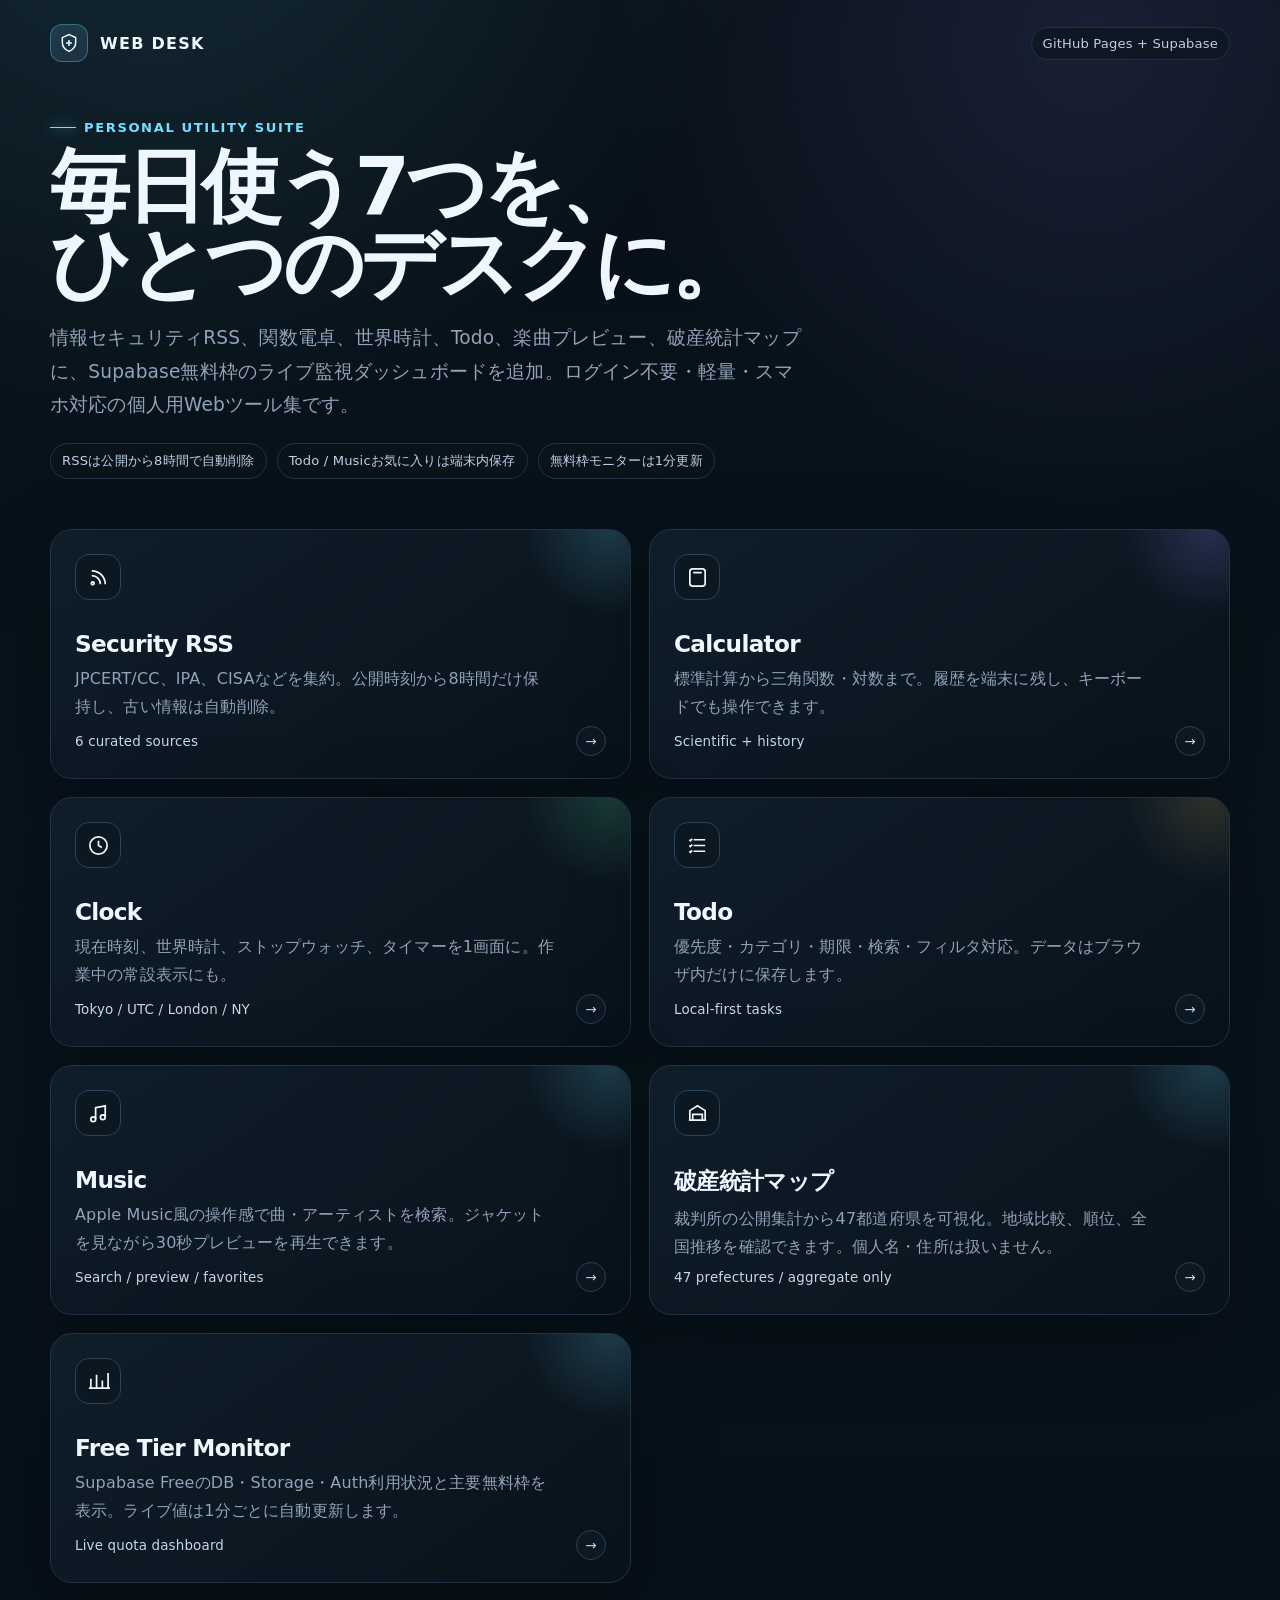
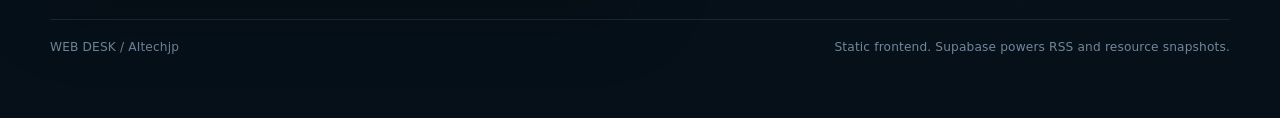
<file: index.html>
<!doctype html>
<html lang="ja">
<head>
  <meta charset="utf-8">
  <meta name="viewport" content="width=device-width,initial-scale=1">
  <meta name="theme-color" content="#071018">
  <meta name="description" content="Security RSS、電卓、時計、Todo、Music、破産統計マップ、無料枠モニターをまとめた軽量Webツール集。">
  <title>WEB DESK — 7 Tools</title>
  <link rel="stylesheet" href="./assets/styles.css">
</head>
<body>
  <main class="shell">
    <header class="topbar">
      <a class="brand" href="./" aria-label="WEB DESK home">
        <span class="brand-mark" aria-hidden="true">
          <svg viewBox="0 0 24 24" fill="none" stroke="currentColor" stroke-width="1.8"><path d="M4 5.5 12 2l8 3.5v5.8c0 5.1-3.4 8.7-8 10.7-4.6-2-8-5.6-8-10.7V5.5Z"/><path d="M8.5 12h7M12 8.5v7"/></svg>
        </span>
        <span>WEB DESK</span>
      </a>
      <div class="nav-actions"><span class="meta-pill">GitHub Pages + Supabase</span></div>
    </header>

    <section class="hero">
      <div class="eyebrow">Personal utility suite</div>
      <h1>毎日使う7つを、<br>ひとつのデスクに。</h1>
      <p class="lead">情報セキュリティRSS、関数電卓、世界時計、Todo、楽曲プレビュー、破産統計マップに、Supabase無料枠のライブ監視ダッシュボードを追加。ログイン不要・軽量・スマホ対応の個人用Webツール集です。</p>
      <div class="hero-meta">
        <span class="meta-pill">RSSは公開から8時間で自動削除</span>
        <span class="meta-pill">Todo / Musicお気に入りは端末内保存</span>
        <span class="meta-pill">無料枠モニターは1分更新</span>
      </div>
    </section>

    <section class="grid portal-grid" aria-label="Tools">
      <a class="tool-card" href="./rss/">
        <div class="tool-icon" aria-hidden="true"><svg viewBox="0 0 24 24" fill="none" stroke="currentColor" stroke-width="1.8"><path d="M5 5a14 14 0 0 1 14 14"/><path d="M5 10a9 9 0 0 1 9 9"/><circle cx="6" cy="18" r="1.5"/></svg></div>
        <h2>Security RSS</h2>
        <p>JPCERT/CC、IPA、CISAなどを集約。公開時刻から8時間だけ保持し、古い情報は自動削除。</p>
        <div class="card-foot"><span>6 curated sources</span><span class="arrow">→</span></div>
      </a>
      <a class="tool-card" href="./calculator/">
        <div class="tool-icon" aria-hidden="true"><svg viewBox="0 0 24 24" fill="none" stroke="currentColor" stroke-width="1.8"><rect x="4" y="3" width="16" height="18" rx="3"/><path d="M7.5 7h9M8 12h.01M12 12h.01M16 12h.01M8 16h.01M12 16h.01M16 16h.01"/></svg></div>
        <h2>Calculator</h2>
        <p>標準計算から三角関数・対数まで。履歴を端末に残し、キーボードでも操作できます。</p>
        <div class="card-foot"><span>Scientific + history</span><span class="arrow">→</span></div>
      </a>
      <a class="tool-card" href="./clock/">
        <div class="tool-icon" aria-hidden="true"><svg viewBox="0 0 24 24" fill="none" stroke="currentColor" stroke-width="1.8"><circle cx="12" cy="12" r="9"/><path d="M12 7v5l3.5 2"/></svg></div>
        <h2>Clock</h2>
        <p>現在時刻、世界時計、ストップウォッチ、タイマーを1画面に。作業中の常設表示にも。</p>
        <div class="card-foot"><span>Tokyo / UTC / London / NY</span><span class="arrow">→</span></div>
      </a>
      <a class="tool-card" href="./todo/">
        <div class="tool-icon" aria-hidden="true"><svg viewBox="0 0 24 24" fill="none" stroke="currentColor" stroke-width="1.8"><path d="M8 6h12M8 12h12M8 18h12"/><path d="m3.5 6 1 1 2-2M3.5 12l1 1 2-2M3.5 18l1 1 2-2"/></svg></div>
        <h2>Todo</h2>
        <p>優先度・カテゴリ・期限・検索・フィルタ対応。データはブラウザ内だけに保存します。</p>
        <div class="card-foot"><span>Local-first tasks</span><span class="arrow">→</span></div>
      </a>
      <a class="tool-card" href="./music/">
        <div class="tool-icon" aria-hidden="true"><svg viewBox="0 0 24 24" fill="none" stroke="currentColor" stroke-width="1.8"><path d="M9 18V6l10-2v12"/><circle cx="6.5" cy="18" r="2.5"/><circle cx="16.5" cy="16" r="2.5"/></svg></div>
        <h2>Music</h2>
        <p>Apple Music風の操作感で曲・アーティストを検索。ジャケットを見ながら30秒プレビューを再生できます。</p>
        <div class="card-foot"><span>Search / preview / favorites</span><span class="arrow">→</span></div>
      </a>
      <a class="tool-card" href="./bankruptcy-map/">
        <div class="tool-icon" aria-hidden="true"><svg viewBox="0 0 24 24" fill="none" stroke="currentColor" stroke-width="1.8"><path d="M4 19V9l8-5 8 5v10"/><path d="M7 19v-6h10v6M3 19h18"/></svg></div>
        <h2>破産統計マップ</h2>
        <p>裁判所の公開集計から47都道府県を可視化。地域比較、順位、全国推移を確認できます。個人名・住所は扱いません。</p>
        <div class="card-foot"><span>47 prefectures / aggregate only</span><span class="arrow">→</span></div>
      </a>
      <a class="tool-card" href="./resources/">
        <div class="tool-icon" aria-hidden="true"><svg viewBox="0 0 24 24" fill="none" stroke="currentColor" stroke-width="1.8"><path d="M4 19V9M10 19V5M16 19v-8M22 19V3"/><path d="M2 19h22"/></svg></div>
        <h2>Free Tier Monitor</h2>
        <p>Supabase FreeのDB・Storage・Auth利用状況と主要無料枠を表示。ライブ値は1分ごとに自動更新します。</p>
        <div class="card-foot"><span>Live quota dashboard</span><span class="arrow">→</span></div>
      </a>
    </section>

    <footer class="footer"><span>WEB DESK / AItechjp</span><span>Static frontend. Supabase powers RSS and resource snapshots.</span></footer>
  </main>
</body>
</html>
</file>
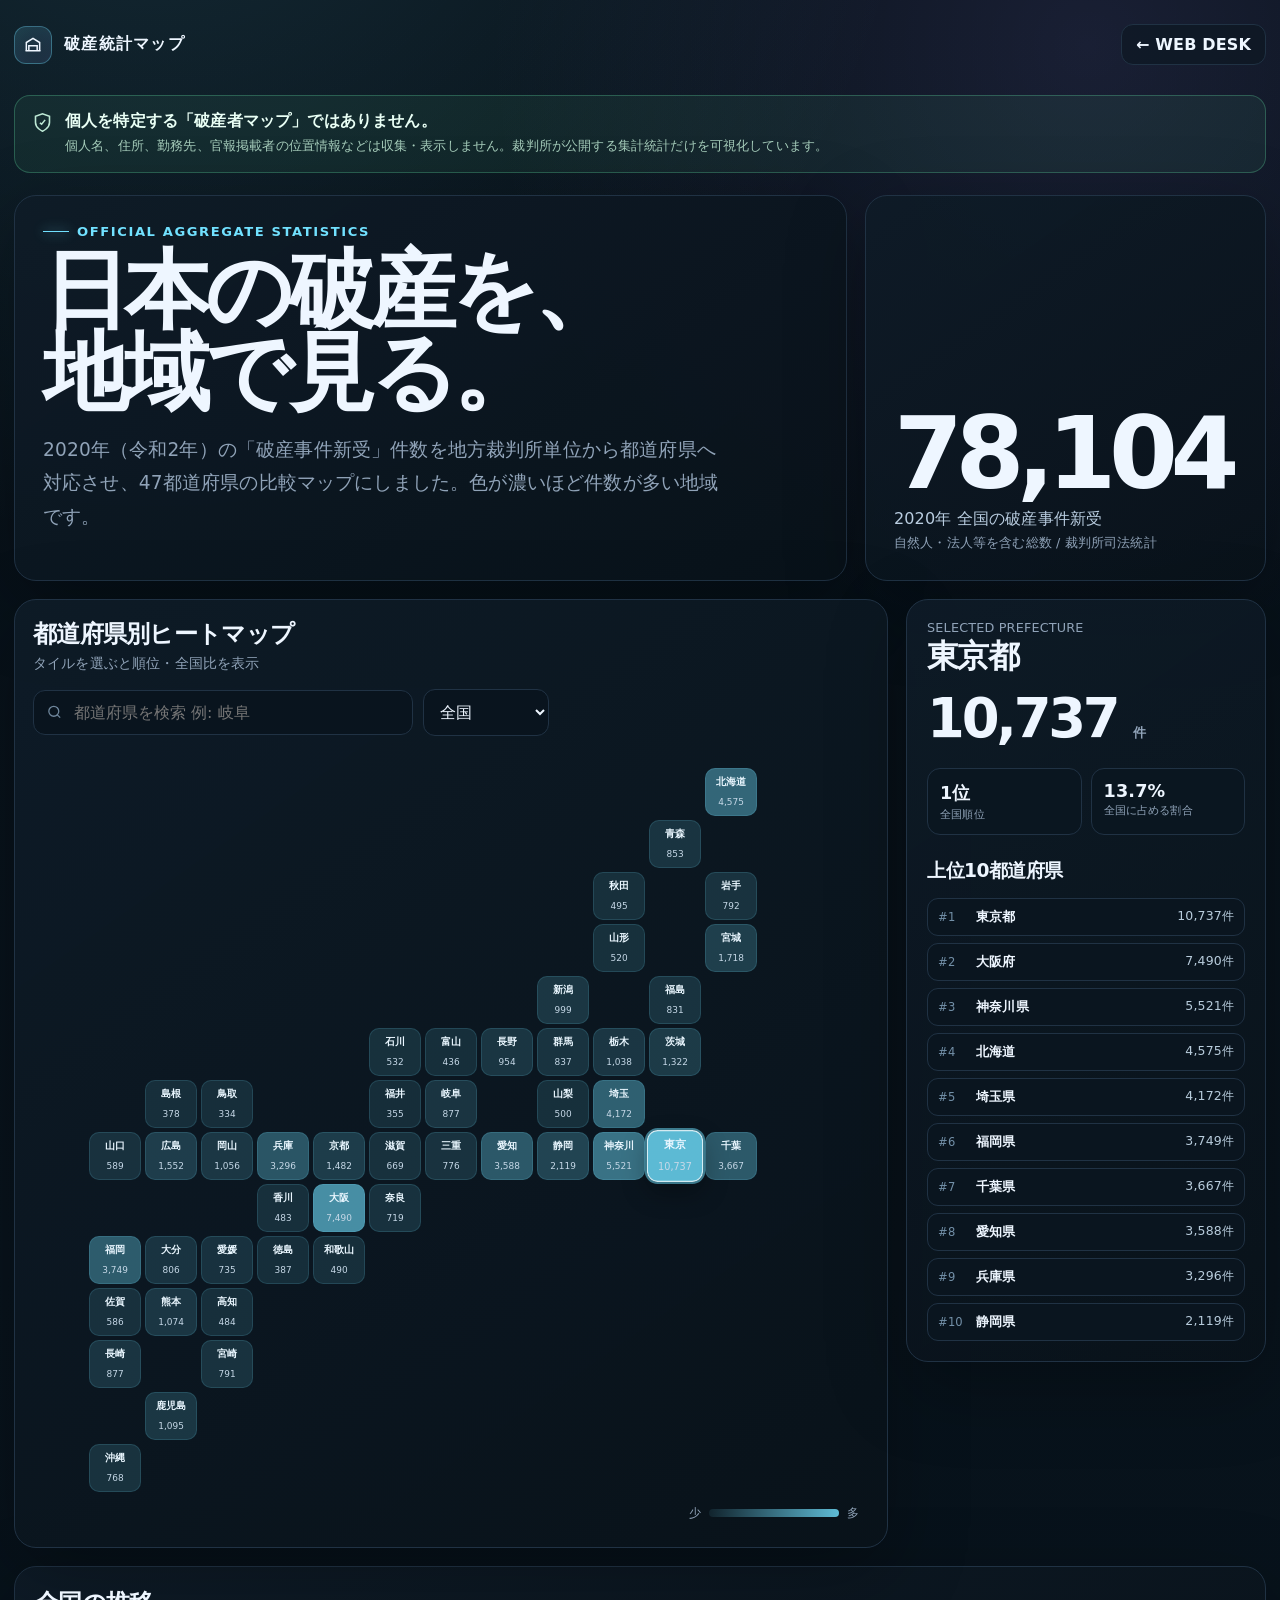
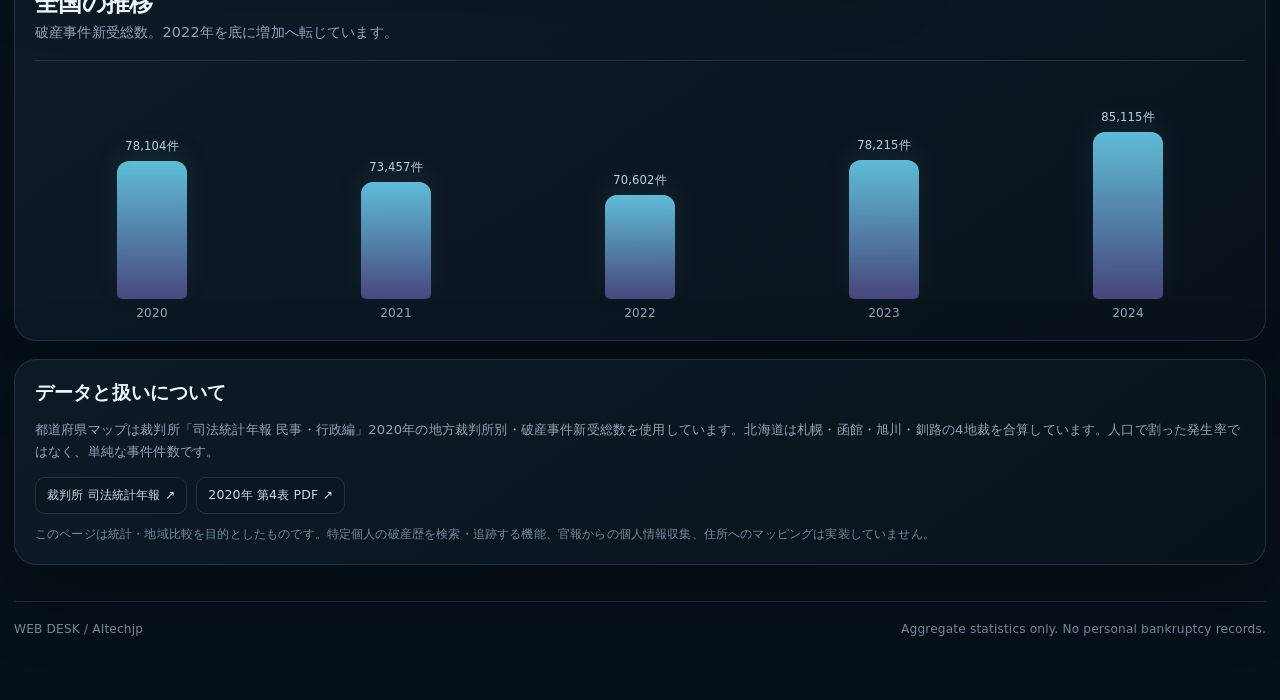
<file: bankruptcy-map/index.html>
<!doctype html>
<html lang="ja">
<head>
  <meta charset="utf-8">
  <meta name="viewport" content="width=device-width,initial-scale=1">
  <meta name="theme-color" content="#071018">
  <meta name="description" content="裁判所の公開集計データだけを使い、都道府県別の破産事件新受件数を可視化する破産統計マップ。個人名・住所は扱いません。">
  <title>破産統計マップ — WEB DESK</title>
  <link rel="stylesheet" href="../assets/styles.css">
  <style>
    .map-page .shell{width:min(1320px,calc(100% - 28px))}
    .privacy-banner{display:flex;gap:12px;align-items:flex-start;margin:14px 0 22px;padding:15px 17px;border:1px solid rgba(102,230,169,.28);border-radius:16px;background:rgba(102,230,169,.065);color:#bde9d5}
    .privacy-banner svg{width:21px;min-width:21px;margin-top:1px}.privacy-banner strong{display:block;color:#e9fff5;margin-bottom:3px}.privacy-banner span{font-size:.84rem;line-height:1.6;color:#a6cdbb}
    .map-hero{display:grid;grid-template-columns:minmax(0,1.35fr) minmax(290px,.65fr);gap:18px;align-items:stretch}
    .map-intro{padding:28px}.map-intro h1{font-size:clamp(2.5rem,7vw,5.4rem);margin:10px 0 16px}.map-intro p{max-width:690px}
    .big-stat{padding:28px;display:flex;flex-direction:column;justify-content:end}.big-stat .num{font-size:clamp(3.6rem,8vw,6.2rem);font-weight:850;letter-spacing:-.075em;line-height:.9;font-variant-numeric:tabular-nums}.big-stat .label{color:#b9cde0;margin-top:10px}.big-stat .sub{color:var(--muted);font-size:.79rem;margin-top:5px}
    .map-layout{display:grid;grid-template-columns:minmax(0,1.7fr) minmax(300px,.7fr);gap:18px;margin-top:18px;align-items:start}
    .map-panel{padding:18px;overflow:hidden}.map-toolbar{display:flex;gap:10px;align-items:center;margin-bottom:14px}.map-toolbar .searchbox{max-width:380px}.map-toolbar select{border:1px solid var(--line);background:#09141e;color:var(--text);border-radius:12px;padding:12px}
    .japan-map-wrap{overflow:auto;padding:8px 0 4px}
    .japan-map{display:grid;grid-template-columns:repeat(13,52px);grid-template-rows:repeat(14,48px);gap:4px;width:max-content;min-width:100%;justify-content:center;align-content:start;padding:10px}
    .pref-tile{position:relative;border:1px solid rgba(113,225,255,.14);border-radius:10px;background:rgba(113,225,255,var(--heat));color:#eaf7ff;padding:3px;display:grid;place-items:center;text-align:center;font-size:.66rem;line-height:1.1;cursor:pointer;transition:.14s ease;min-width:0}
    .pref-tile:hover,.pref-tile.active{transform:scale(1.08);z-index:2;border-color:rgba(255,255,255,.75);box-shadow:0 10px 24px rgba(0,0,0,.3)}.pref-tile.active{outline:2px solid rgba(113,225,255,.5)}
    .pref-tile.dim{opacity:.17;filter:saturate(.2)}.pref-tile strong{display:block;font-size:.64rem}.pref-tile span{font-size:.56rem;color:#c7d9e8;margin-top:2px;font-variant-numeric:tabular-nums}
    .map-legend{display:flex;align-items:center;gap:8px;color:var(--muted);font-size:.72rem;justify-content:flex-end;padding:0 10px 8px}.legend-bar{width:130px;height:8px;border-radius:999px;background:linear-gradient(90deg,rgba(113,225,255,.08),rgba(113,225,255,.82))}
    .detail-panel{padding:20px;position:sticky;top:16px}.pref-name{font-size:2rem;font-weight:850;letter-spacing:-.05em}.pref-count{font-size:3.4rem;font-weight:850;letter-spacing:-.06em;margin-top:8px;font-variant-numeric:tabular-nums}.pref-count small{font-size:.8rem;color:var(--muted);font-weight:700;letter-spacing:0}
    .detail-stats{display:grid;grid-template-columns:1fr 1fr;gap:9px;margin-top:18px}.detail-stat{padding:12px;border-radius:13px;border:1px solid var(--line);background:#0a1620}.detail-stat strong{font-size:1.1rem}.detail-stat span{display:block;font-size:.7rem;color:var(--muted);margin-top:2px}
    .rank-list{display:grid;gap:7px;margin-top:14px}.rank-row{display:grid;grid-template-columns:30px 1fr auto;gap:8px;align-items:center;padding:9px 10px;border:1px solid var(--line);border-radius:11px;background:#0a151f;cursor:pointer}.rank-row:hover{border-color:#365069}.rank-no{color:#7390a8;font-size:.72rem}.rank-row strong{font-size:.82rem}.rank-row span:last-child{font-size:.78rem;color:#b8ccdc;font-variant-numeric:tabular-nums}
    .trend-panel{margin-top:18px;padding:20px}.trend-grid{display:grid;grid-template-columns:repeat(5,1fr);gap:10px;align-items:end;min-height:260px;margin-top:18px;padding-top:12px;border-top:1px solid var(--line)}
    .trend-col{height:210px;display:flex;flex-direction:column;justify-content:end;align-items:center;gap:7px}.trend-value{font-size:.72rem;color:#bcd0e0;font-variant-numeric:tabular-nums}.trend-bar{width:min(70px,76%);border-radius:12px 12px 5px 5px;background:linear-gradient(180deg,rgba(113,225,255,.82),rgba(156,140,255,.42));box-shadow:0 -10px 28px rgba(113,225,255,.08)}.trend-year{color:var(--muted);font-size:.76rem}
    .source-panel{margin-top:18px;padding:20px}.source-panel h3{margin:0 0 9px}.source-panel p{color:var(--muted);font-size:.82rem;line-height:1.7}.source-links{display:flex;flex-wrap:wrap;gap:9px;margin-top:12px}.source-links a{padding:9px 11px;border:1px solid var(--line);border-radius:10px;background:#0a1620;font-size:.78rem;color:#c9dbea}.source-links a:hover{border-color:#3d5b74}
    .method-note{margin-top:11px;color:#71889d;font-size:.73rem;line-height:1.65}
    @media(max-width:900px){.map-hero,.map-layout{grid-template-columns:1fr}.detail-panel{position:static}.japan-map{justify-content:start}.trend-grid{gap:5px}.map-hero .big-stat{min-height:210px}}
    @media(max-width:620px){.map-page .shell{width:min(100% - 18px,1320px)}.map-intro,.big-stat{padding:20px}.map-panel{padding:10px}.map-toolbar{align-items:stretch;flex-direction:column}.map-toolbar .searchbox{max-width:none}.trend-panel{padding:15px}.trend-value{font-size:.62rem}.trend-col{height:180px}.trend-grid{min-height:220px}}
  </style>
</head>
<body class="map-page">
  <main class="shell">
    <header class="topbar">
      <a class="brand" href="../" aria-label="WEB DESK home">
        <span class="brand-mark" aria-hidden="true"><svg viewBox="0 0 24 24" fill="none" stroke="currentColor" stroke-width="1.8"><path d="M4 19V9l8-5 8 5v10"/><path d="M7 19v-6h10v6M3 19h18"/></svg></span>
        <span>破産統計マップ</span>
      </a>
      <div class="nav-actions"><a class="back-link" href="../">← WEB DESK</a></div>
    </header>

    <div class="privacy-banner">
      <svg viewBox="0 0 24 24" fill="none" stroke="currentColor" stroke-width="1.8"><path d="M12 22s8-3.5 8-10V5l-8-3-8 3v7c0 6.5 8 10 8 10Z"/><path d="M9 12.5 11 14l4-5"/></svg>
      <div><strong>個人を特定する「破産者マップ」ではありません。</strong><span>個人名、住所、勤務先、官報掲載者の位置情報などは収集・表示しません。裁判所が公開する集計統計だけを可視化しています。</span></div>
    </div>

    <section class="map-hero">
      <div class="panel map-intro">
        <div class="eyebrow">Official aggregate statistics</div>
        <h1>日本の破産を、<br>地域で見る。</h1>
        <p class="lead">2020年（令和2年）の「破産事件新受」件数を地方裁判所単位から都道府県へ対応させ、47都道府県の比較マップにしました。色が濃いほど件数が多い地域です。</p>
      </div>
      <div class="panel big-stat">
        <div class="num">78,104</div>
        <div class="label">2020年 全国の破産事件新受</div>
        <div class="sub">自然人・法人等を含む総数 / 裁判所司法統計</div>
      </div>
    </section>

    <section class="map-layout">
      <div class="panel map-panel">
        <div class="section-title">
          <div><h2>都道府県別ヒートマップ</h2><p>タイルを選ぶと順位・全国比を表示</p></div>
        </div>
        <div class="map-toolbar">
          <div class="searchbox">
            <svg viewBox="0 0 24 24" fill="none" stroke="currentColor" stroke-width="1.8"><circle cx="11" cy="11" r="7"/><path d="m20 20-4-4"/></svg>
            <input id="prefSearch" placeholder="都道府県を検索 例: 岐阜" aria-label="都道府県を検索">
          </div>
          <select id="regionFilter" aria-label="地方で絞り込み">
            <option value="">全国</option><option>北海道</option><option>東北</option><option>関東</option><option>中部</option><option>近畿</option><option>中国</option><option>四国</option><option>九州・沖縄</option>
          </select>
        </div>
        <div class="japan-map-wrap"><div id="japanMap" class="japan-map" aria-label="日本の都道府県別破産統計マップ"></div></div>
        <div class="map-legend"><span>少</span><div class="legend-bar"></div><span>多</span></div>
      </div>

      <aside class="panel detail-panel">
        <div class="small">SELECTED PREFECTURE</div>
        <div class="pref-name" id="prefName">東京都</div>
        <div class="pref-count" id="prefCount">10,737 <small>件</small></div>
        <div class="detail-stats">
          <div class="detail-stat"><strong id="prefRank">1位</strong><span>全国順位</span></div>
          <div class="detail-stat"><strong id="prefShare">13.7%</strong><span>全国に占める割合</span></div>
        </div>
        <div class="section-title" style="margin-top:23px;margin-bottom:8px"><div><h3>上位10都道府県</h3></div></div>
        <div id="rankList" class="rank-list"></div>
      </aside>
    </section>

    <section class="panel trend-panel">
      <div class="section-title">
        <div><h2>全国の推移</h2><p>破産事件新受総数。2022年を底に増加へ転じています。</p></div>
      </div>
      <div id="trendGrid" class="trend-grid" aria-label="2020年から2024年の全国破産事件新受件数"></div>
    </section>

    <section class="panel source-panel">
      <h3>データと扱いについて</h3>
      <p>都道府県マップは裁判所「司法統計年報 民事・行政編」2020年の地方裁判所別・破産事件新受総数を使用しています。北海道は札幌・函館・旭川・釧路の4地裁を合算しています。人口で割った発生率ではなく、単純な事件件数です。</p>
      <div class="source-links">
        <a href="https://www.courts.go.jp/toukei_siryou/shihotokei_nenpo/index.html" target="_blank" rel="noopener">裁判所 司法統計年報 ↗</a>
        <a href="https://www.courts.go.jp/app/files/toukei/010/012010.pdf" target="_blank" rel="noopener">2020年 第4表 PDF ↗</a>
      </div>
      <div class="method-note">このページは統計・地域比較を目的としたものです。特定個人の破産歴を検索・追跡する機能、官報からの個人情報収集、住所へのマッピングは実装していません。</div>
    </section>

    <footer class="footer"><span>WEB DESK / AItechjp</span><span>Aggregate statistics only. No personal bankruptcy records.</span></footer>
  </main>

  <script>
    const prefs = [
      ['北海道',4575,'北海道',12,1],['青森県',853,'東北',11,2],['岩手県',792,'東北',12,3],['宮城県',1718,'東北',12,4],['秋田県',495,'東北',10,3],['山形県',520,'東北',10,4],['福島県',831,'東北',11,5],
      ['茨城県',1322,'関東',11,6],['栃木県',1038,'関東',10,6],['群馬県',837,'関東',9,6],['埼玉県',4172,'関東',10,7],['千葉県',3667,'関東',12,8],['東京都',10737,'関東',11,8],['神奈川県',5521,'関東',10,8],
      ['新潟県',999,'中部',9,5],['富山県',436,'中部',7,6],['石川県',532,'中部',6,6],['福井県',355,'中部',6,7],['山梨県',500,'中部',9,7],['長野県',954,'中部',8,6],['岐阜県',877,'中部',7,7],['静岡県',2119,'中部',9,8],['愛知県',3588,'中部',8,8],['三重県',776,'近畿',7,8],
      ['滋賀県',669,'近畿',6,8],['京都府',1482,'近畿',5,8],['大阪府',7490,'近畿',5,9],['兵庫県',3296,'近畿',4,8],['奈良県',719,'近畿',6,9],['和歌山県',490,'近畿',5,10],
      ['鳥取県',334,'中国',3,7],['島根県',378,'中国',2,7],['岡山県',1056,'中国',3,8],['広島県',1552,'中国',2,8],['山口県',589,'中国',1,8],
      ['徳島県',387,'四国',4,10],['香川県',483,'四国',4,9],['愛媛県',735,'四国',3,10],['高知県',484,'四国',3,11],
      ['福岡県',3749,'九州・沖縄',1,10],['佐賀県',586,'九州・沖縄',1,11],['長崎県',877,'九州・沖縄',1,12],['熊本県',1074,'九州・沖縄',2,11],['大分県',806,'九州・沖縄',2,10],['宮崎県',791,'九州・沖縄',3,12],['鹿児島県',1095,'九州・沖縄',2,13],['沖縄県',768,'九州・沖縄',1,14]
    ].map(([name,value,region,x,y])=>({name,value,region,x,y}));
    const national = 78104;
    const ranking = [...prefs].sort((a,b)=>b.value-a.value);
    const max = ranking[0].value;
    let selected = '東京都';

    function shortName(n){return n.replace(/[都府県]$/,'')}
    function renderMap(){
      const q=document.querySelector('#prefSearch').value.trim();
      const region=document.querySelector('#regionFilter').value;
      const root=document.querySelector('#japanMap');
      root.innerHTML=prefs.map(p=>{
        const hit=(!q||p.name.includes(q)||shortName(p.name).includes(q))&&(!region||p.region===region);
        const heat=(.09+(p.value/max)*.72).toFixed(3);
        return `<button class="pref-tile ${p.name===selected?'active':''} ${hit?'':'dim'}" style="grid-column:${p.x};grid-row:${p.y};--heat:${heat}" data-name="${p.name}" title="${p.name}: ${p.value.toLocaleString()}件"><strong>${shortName(p.name)}</strong><span>${p.value.toLocaleString()}</span></button>`
      }).join('');
      root.querySelectorAll('.pref-tile').forEach(b=>b.onclick=()=>selectPref(b.dataset.name));
    }
    function selectPref(name){
      const p=prefs.find(x=>x.name===name); if(!p)return; selected=name;
      const rank=ranking.findIndex(x=>x.name===name)+1;
      document.querySelector('#prefName').textContent=p.name;
      document.querySelector('#prefCount').innerHTML=`${p.value.toLocaleString()} <small>件</small>`;
      document.querySelector('#prefRank').textContent=`${rank}位`;
      document.querySelector('#prefShare').textContent=`${(p.value/national*100).toFixed(1)}%`;
      renderMap();
    }
    function renderRanking(){
      const root=document.querySelector('#rankList');
      root.innerHTML=ranking.slice(0,10).map((p,i)=>`<div class="rank-row" data-name="${p.name}"><span class="rank-no">#${i+1}</span><strong>${p.name}</strong><span>${p.value.toLocaleString()}件</span></div>`).join('');
      root.querySelectorAll('.rank-row').forEach(r=>r.onclick=()=>selectPref(r.dataset.name));
    }
    function renderTrend(){
      const data=[[2020,78104],[2021,73457],[2022,70602],[2023,78215],[2024,85115]];
      const hi=Math.max(...data.map(x=>x[1])), lo=60000;
      document.querySelector('#trendGrid').innerHTML=data.map(([year,v])=>{
        const h=55+(v-lo)/(hi-lo)*115;
        return `<div class="trend-col"><div class="trend-value">${v.toLocaleString()}件</div><div class="trend-bar" style="height:${h}px"></div><div class="trend-year">${year}</div></div>`
      }).join('');
    }
    document.querySelector('#prefSearch').addEventListener('input',renderMap);
    document.querySelector('#regionFilter').addEventListener('change',renderMap);
    renderMap();renderRanking();renderTrend();selectPref(selected);
  </script>
</body>
</html>
</file>
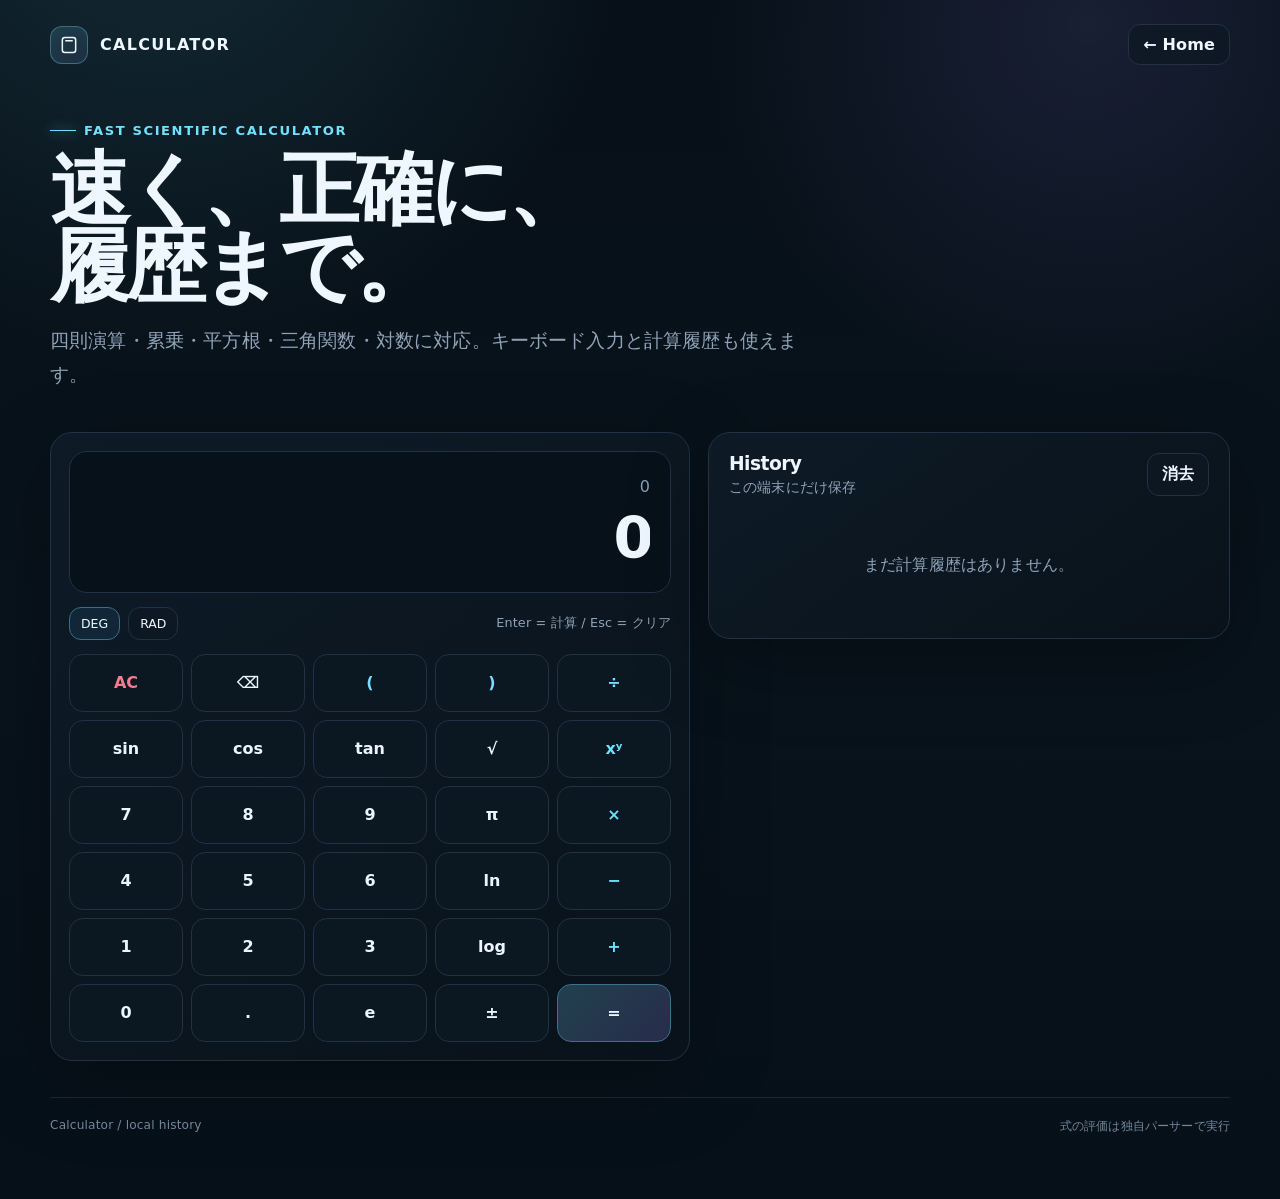
<file: calculator/index.html>
<!doctype html>
<html lang="ja">
<head>
  <meta charset="utf-8"><meta name="viewport" content="width=device-width,initial-scale=1"><meta name="theme-color" content="#071018">
  <title>Calculator — WEB DESK</title><link rel="stylesheet" href="../assets/styles.css">
</head>
<body>
<main class="shell">
  <header class="topbar"><a class="brand" href="../"><span class="brand-mark" aria-hidden="true"><svg viewBox="0 0 24 24" fill="none" stroke="currentColor" stroke-width="1.8"><rect x="4" y="3" width="16" height="18" rx="3"/><path d="M7.5 7h9M8 12h.01M12 12h.01M16 12h.01M8 16h.01M12 16h.01M16 16h.01"/></svg></span><span>Calculator</span></a><div class="nav-actions"><a class="back-link" href="../">← Home</a></div></header>
  <section class="hero"><div class="eyebrow">Fast scientific calculator</div><h1>速く、正確に、<br>履歴まで。</h1><p class="lead">四則演算・累乗・平方根・三角関数・対数に対応。キーボード入力と計算履歴も使えます。</p></section>
  <div class="calc-wrap">
    <section class="panel calc-panel">
      <div class="calc-display" aria-live="polite"><div class="calc-expression" id="expression">0</div><div class="calc-result" id="result">0</div></div>
      <div class="calc-mode"><button class="seg-btn active" data-angle="deg">DEG</button><button class="seg-btn" data-angle="rad">RAD</button><span class="small" style="margin-left:auto;align-self:center">Enter = 計算 / Esc = クリア</span></div>
      <div class="calc-grid" id="keys">
        <button class="calc-key danger" data-action="clear">AC</button><button class="calc-key" data-action="back">⌫</button><button class="calc-key op" data-value="(">(</button><button class="calc-key op" data-value=")">)</button><button class="calc-key op" data-value="/">÷</button>
        <button class="calc-key" data-value="sin(">sin</button><button class="calc-key" data-value="cos(">cos</button><button class="calc-key" data-value="tan(">tan</button><button class="calc-key" data-value="sqrt(">√</button><button class="calc-key op" data-value="^">xʸ</button>
        <button class="calc-key" data-value="7">7</button><button class="calc-key" data-value="8">8</button><button class="calc-key" data-value="9">9</button><button class="calc-key" data-value="pi">π</button><button class="calc-key op" data-value="*">×</button>
        <button class="calc-key" data-value="4">4</button><button class="calc-key" data-value="5">5</button><button class="calc-key" data-value="6">6</button><button class="calc-key" data-value="ln(">ln</button><button class="calc-key op" data-value="-">−</button>
        <button class="calc-key" data-value="1">1</button><button class="calc-key" data-value="2">2</button><button class="calc-key" data-value="3">3</button><button class="calc-key" data-value="log(">log</button><button class="calc-key op" data-value="+">+</button>
        <button class="calc-key" data-value="0">0</button><button class="calc-key" data-value=".">.</button><button class="calc-key" data-value="e">e</button><button class="calc-key" data-action="sign">±</button><button class="calc-key equal" data-action="equals">=</button>
      </div>
    </section>
    <aside class="panel panel-pad"><div class="section-title"><div><h3>History</h3><p>この端末にだけ保存</p></div><button class="ghost-btn" id="clear-history">消去</button></div><div class="history-list" id="history"></div><div class="empty hidden" id="history-empty">まだ計算履歴はありません。</div></aside>
  </div>
  <footer class="footer"><span>Calculator / local history</span><span>式の評価は独自パーサーで実行</span></footer>
</main>
<script src="./calculator.js" defer></script>
</body></html>
</file>
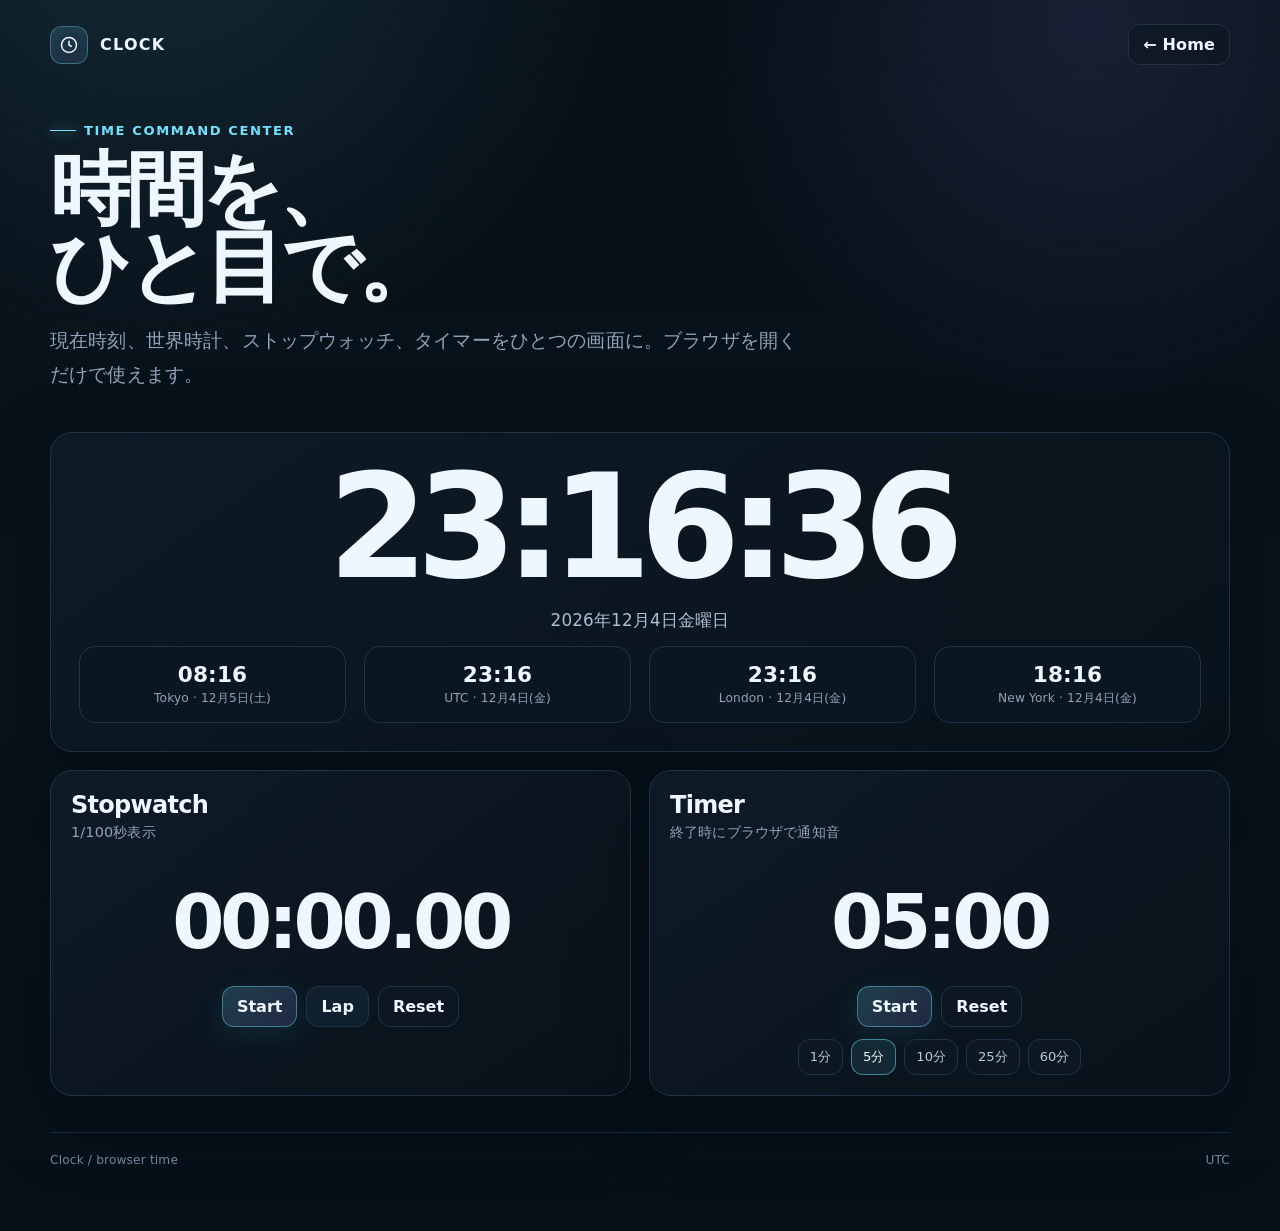
<file: clock/index.html>
<!doctype html><html lang="ja"><head><meta charset="utf-8"><meta name="viewport" content="width=device-width,initial-scale=1"><meta name="theme-color" content="#071018"><title>Clock — WEB DESK</title><link rel="stylesheet" href="../assets/styles.css"></head>
<body><main class="shell">
<header class="topbar"><a class="brand" href="../"><span class="brand-mark" aria-hidden="true"><svg viewBox="0 0 24 24" fill="none" stroke="currentColor" stroke-width="1.8"><circle cx="12" cy="12" r="9"/><path d="M12 7v5l3.5 2"/></svg></span><span>Clock</span></a><div class="nav-actions"><a class="back-link" href="../">← Home</a></div></header>
<section class="hero"><div class="eyebrow">Time command center</div><h1>時間を、<br>ひと目で。</h1><p class="lead">現在時刻、世界時計、ストップウォッチ、タイマーをひとつの画面に。ブラウザを開くだけで使えます。</p></section>
<section class="panel clock-main"><div class="clock-time" id="main-time">--:--:--</div><div class="clock-date" id="main-date">---</div><div class="world-grid grid" id="world-grid"></div></section>
<div class="clock-tools">
  <section class="panel panel-pad"><div class="section-title"><div><h2>Stopwatch</h2><p>1/100秒表示</p></div></div><div class="timer-display" id="sw-display">00:00.00</div><div class="tool-buttons"><button class="primary-btn" id="sw-start">Start</button><button class="secondary-btn" id="sw-lap">Lap</button><button class="ghost-btn" id="sw-reset">Reset</button></div><div id="laps" class="history-list" style="margin-top:14px;max-height:210px"></div></section>
  <section class="panel panel-pad"><div class="section-title"><div><h2>Timer</h2><p>終了時にブラウザで通知音</p></div></div><div class="timer-display" id="timer-display">05:00</div><div class="tool-buttons"><button class="primary-btn" id="timer-start">Start</button><button class="ghost-btn" id="timer-reset">Reset</button></div><div class="preset-row"><button class="chip" data-min="1">1分</button><button class="chip active" data-min="5">5分</button><button class="chip" data-min="10">10分</button><button class="chip" data-min="25">25分</button><button class="chip" data-min="60">60分</button></div></section>
</div>
<footer class="footer"><span>Clock / browser time</span><span id="tz-label">—</span></footer>
</main><script src="./clock.js" defer></script></body></html>
</file>
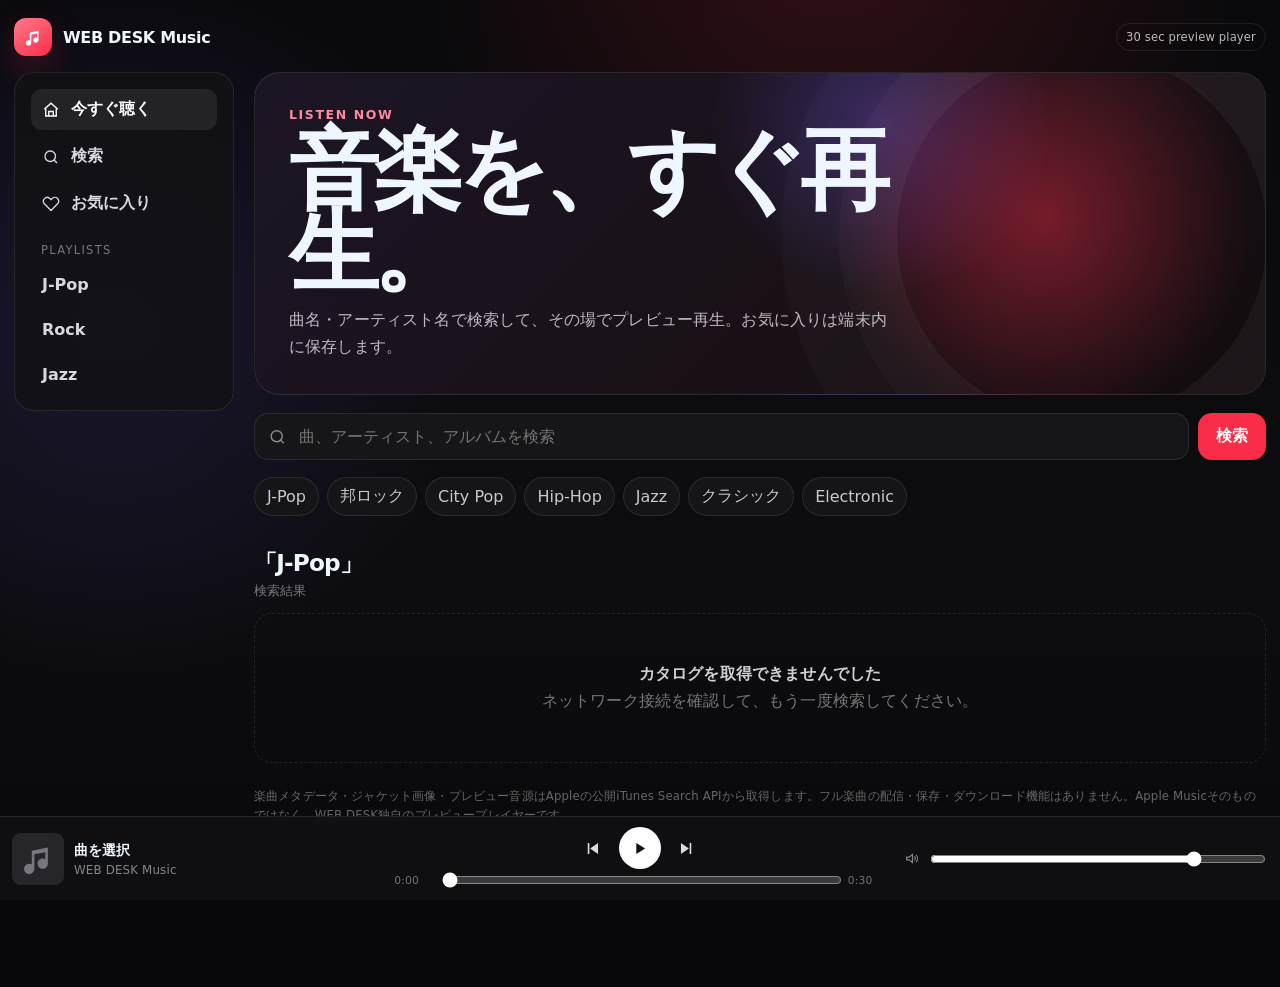
<file: music/index.html>
<!doctype html>
<html lang="ja">
<head>
  <meta charset="utf-8">
  <meta name="viewport" content="width=device-width,initial-scale=1,viewport-fit=cover">
  <meta name="theme-color" content="#09090b">
  <meta name="description" content="Apple Musicのような操作感で楽曲を検索し、30秒プレビューを再生できるWEB DESK Music。">
  <title>Music — WEB DESK</title>
  <link rel="stylesheet" href="../assets/styles.css">
  <style>
    :root{--music:#fa2d48;--music2:#ff7a8a;--m-panel:rgba(18,18,21,.86);--m-line:rgba(255,255,255,.09)}
    body.music-page{background:
      radial-gradient(circle at 65% -10%,rgba(250,45,72,.18),transparent 31%),
      radial-gradient(circle at 9% 32%,rgba(123,86,255,.14),transparent 27%),
      linear-gradient(180deg,#09090b,#0d0d10 55%,#08080a);padding-bottom:118px}
    .music-shell{width:min(1380px,calc(100% - 28px));margin:auto;padding:18px 0 44px}
    .music-top{display:flex;align-items:center;justify-content:space-between;gap:14px;margin-bottom:16px}
    .music-brand{display:flex;align-items:center;gap:11px;font-weight:850;letter-spacing:-.02em}
    .music-mark{width:38px;height:38px;border-radius:12px;display:grid;place-items:center;background:linear-gradient(145deg,var(--music2),var(--music));box-shadow:0 12px 32px rgba(250,45,72,.22)}
    .music-mark svg{width:21px;height:21px}
    .music-badge{font-size:.72rem;color:#bbb;padding:6px 9px;border:1px solid var(--m-line);border-radius:999px}
    .music-layout{display:grid;grid-template-columns:220px minmax(0,1fr);gap:20px}
    .music-sidebar{position:sticky;top:16px;align-self:start;padding:16px;border:1px solid var(--m-line);background:var(--m-panel);backdrop-filter:blur(24px);border-radius:20px}
    .music-nav{display:grid;gap:6px}
    .music-nav button{display:flex;gap:11px;align-items:center;width:100%;border:0;border-radius:11px;background:transparent;color:#d8d8de;text-align:left;padding:10px 11px;font-weight:750;cursor:pointer}
    .music-nav button:hover,.music-nav button.active{background:rgba(255,255,255,.075);color:white}
    .music-nav svg{width:18px;height:18px}
    .side-title{font-size:.72rem;text-transform:uppercase;letter-spacing:.11em;color:#777;margin:19px 10px 8px}
    .music-main{min-width:0}
    .music-hero{position:relative;overflow:hidden;border-radius:26px;min-height:310px;padding:34px;border:1px solid var(--m-line);display:flex;align-items:end;background:
      radial-gradient(circle at 78% 45%,rgba(250,45,72,.42),transparent 26%),
      radial-gradient(circle at 62% 16%,rgba(119,90,255,.3),transparent 25%),
      linear-gradient(135deg,#1c1525,#191117 55%,#120c0f)}
    .music-hero:after{content:"";position:absolute;right:-60px;top:-80px;width:370px;height:370px;border-radius:50%;border:58px solid rgba(255,255,255,.045);box-shadow:0 0 0 58px rgba(255,255,255,.018)}
    .hero-copy{position:relative;z-index:1;max-width:720px}
    .hero-kicker{color:#ff8a9a;font-size:.78rem;font-weight:850;letter-spacing:.13em;text-transform:uppercase}
    .music-hero h1{font-size:clamp(2.7rem,7vw,5.9rem);line-height:.91;margin:8px 0 13px;letter-spacing:-.065em}
    .music-hero p{max-width:610px;color:#c0b9c3;line-height:1.7;margin:0}
    .search-wrap{margin:18px 0 10px;display:flex;gap:9px}
    .music-search{position:relative;flex:1}
    .music-search svg{position:absolute;left:14px;top:50%;transform:translateY(-50%);width:19px;height:19px;color:#888}
    .music-search input{width:100%;padding:13px 14px 13px 44px;background:#161619;color:white;border:1px solid var(--m-line);border-radius:14px;outline:none}
    .music-search input:focus{border-color:rgba(250,45,72,.6);box-shadow:0 0 0 3px rgba(250,45,72,.1)}
    .music-search-btn{border:0;border-radius:14px;padding:0 18px;background:var(--music);color:white;font-weight:850;cursor:pointer}
    .genre-row{display:flex;gap:8px;overflow:auto;padding:7px 0 4px;scrollbar-width:none}
    .genre-row::-webkit-scrollbar{display:none}
    .genre{white-space:nowrap;border:1px solid var(--m-line);background:#151518;color:#c9c9cf;border-radius:999px;padding:8px 12px;cursor:pointer}
    .genre:hover{background:#202025}
    .music-section{margin-top:28px}
    .music-section-head{display:flex;align-items:end;justify-content:space-between;gap:12px;margin-bottom:13px}
    .music-section-head h2{font-size:1.45rem;margin:0;letter-spacing:-.035em}
    .music-section-head p{margin:3px 0 0;color:#777;font-size:.82rem}
    .count{color:#777;font-size:.8rem}
    .album-grid{display:grid;grid-template-columns:repeat(5,minmax(0,1fr));gap:18px 14px}
    .track-card{min-width:0;cursor:pointer}
    .art-wrap{position:relative;aspect-ratio:1;border-radius:14px;overflow:hidden;background:linear-gradient(145deg,#25252a,#161619);box-shadow:0 14px 34px rgba(0,0,0,.22)}
    .art-wrap img{width:100%;height:100%;display:block;object-fit:cover;transition:.25s ease}
    .track-card:hover .art-wrap img{transform:scale(1.025);filter:brightness(.72)}
    .play-float{position:absolute;right:10px;bottom:10px;width:42px;height:42px;border:0;border-radius:50%;display:grid;place-items:center;background:rgba(250,45,72,.96);color:white;opacity:0;transform:translateY(4px);transition:.18s;cursor:pointer;box-shadow:0 8px 20px rgba(0,0,0,.25)}
    .track-card:hover .play-float,.track-card:focus-within .play-float{opacity:1;transform:none}
    .play-float svg{width:18px;height:18px}
    .heart{position:absolute;left:10px;bottom:10px;width:36px;height:36px;border:0;border-radius:50%;display:grid;place-items:center;background:rgba(12,12,14,.82);color:white;opacity:0;transition:.18s;cursor:pointer}
    .track-card:hover .heart,.heart.saved{opacity:1}
    .heart.saved{color:#ff6076}
    .track-title{white-space:nowrap;overflow:hidden;text-overflow:ellipsis;font-size:.91rem;font-weight:760;margin-top:9px}
    .track-artist{white-space:nowrap;overflow:hidden;text-overflow:ellipsis;color:#888;font-size:.8rem;margin-top:3px}
    .music-state{padding:50px 22px;border:1px dashed var(--m-line);border-radius:18px;text-align:center;color:#777}
    .music-state strong{display:block;color:#cfcfd5;margin-bottom:6px}
    .player{position:fixed;z-index:30;left:0;right:0;bottom:0;padding:10px max(12px,env(safe-area-inset-right)) calc(10px + env(safe-area-inset-bottom)) max(12px,env(safe-area-inset-left));background:rgba(17,17,19,.91);border-top:1px solid var(--m-line);backdrop-filter:blur(26px)}
    .player-inner{width:min(1380px,100%);margin:auto;display:grid;grid-template-columns:minmax(190px,1fr) minmax(320px,1.35fr) minmax(120px,1fr);gap:18px;align-items:center}
    .now{display:flex;align-items:center;min-width:0;gap:10px}
    .now img{width:52px;height:52px;border-radius:9px;object-fit:cover;background:#25252a}
    .now-meta{min-width:0}.now-title,.now-artist{white-space:nowrap;overflow:hidden;text-overflow:ellipsis}
    .now-title{font-size:.88rem;font-weight:780}.now-artist{font-size:.74rem;color:#85858b;margin-top:3px}
    .transport{display:flex;justify-content:center;align-items:center;gap:8px}
    .transport button{width:36px;height:36px;border:0;border-radius:50%;background:transparent;color:#ddd;display:grid;place-items:center;cursor:pointer}
    .transport button:hover{background:rgba(255,255,255,.08)}
    .transport .main-play{width:42px;height:42px;background:white;color:#111}
    .transport svg{width:19px;height:19px}
    .progress-row{display:grid;grid-template-columns:38px 1fr 38px;align-items:center;gap:8px;margin-top:1px;color:#727279;font-size:.67rem;font-variant-numeric:tabular-nums}
    input[type=range].music-range{width:100%;accent-color:#fff}
    .volume{display:flex;justify-content:flex-end;align-items:center;gap:9px}.volume svg{width:17px;height:17px;color:#85858b}.volume input{width:min(120px,100%)}
    .source-note{margin:24px 0 0;color:#666;font-size:.73rem;line-height:1.6}
    .source-note a{color:#999;text-decoration:underline;text-underline-offset:3px}
    @media(max-width:1050px){.album-grid{grid-template-columns:repeat(4,1fr)}.player-inner{grid-template-columns:1fr 1.3fr}.volume{display:none}}
    @media(max-width:760px){
      body.music-page{padding-bottom:104px}.music-shell{width:min(100% - 20px,1380px)}
      .music-layout{display:block}.music-sidebar{position:static;padding:8px;margin-bottom:12px}.music-nav{grid-template-columns:repeat(3,1fr)}.music-nav button{justify-content:center}.music-nav button span{display:none}.side-title{display:none}
      .music-top .music-badge{display:none}.music-hero{min-height:260px;padding:24px}.music-hero h1{font-size:3.25rem}
      .album-grid{grid-template-columns:repeat(2,minmax(0,1fr));gap:18px 11px}
      .play-float,.heart{opacity:1}.play-float{width:38px;height:38px}.heart{width:34px;height:34px}
      .player-inner{grid-template-columns:minmax(0,1fr) auto;gap:8px}.transport{justify-content:flex-end}.transport button:not(.main-play){display:none}.progress-row{position:absolute;left:0;right:0;top:-7px;display:block}.progress-row span{display:none}.progress-row input{display:block;height:4px}.now img{width:48px;height:48px}
    }
  </style>
</head>
<body class="music-page">
  <div class="music-shell">
    <header class="music-top">
      <a class="music-brand" href="../">
        <span class="music-mark" aria-hidden="true">
          <svg viewBox="0 0 24 24" fill="currentColor"><path d="M9.5 18.2a3.15 3.15 0 1 1-1.7-2.79V6.25l10-2.15v10.72a3.15 3.15 0 1 1-1.7-2.79V7.48L9.5 8.9v9.3Z"/></svg>
        </span>
        <span>WEB DESK Music</span>
      </a>
      <span class="music-badge">30 sec preview player</span>
    </header>

    <div class="music-layout">
      <aside class="music-sidebar">
        <nav class="music-nav" aria-label="Music navigation">
          <button class="active" data-view="discover">
            <svg viewBox="0 0 24 24" fill="none" stroke="currentColor" stroke-width="1.8"><path d="m3 11 9-8 9 8"/><path d="M5 10v10h14V10M9 20v-6h6v6"/></svg><span>今すぐ聴く</span>
          </button>
          <button data-view="search">
            <svg viewBox="0 0 24 24" fill="none" stroke="currentColor" stroke-width="1.8"><circle cx="11" cy="11" r="7"/><path d="m20 20-4-4"/></svg><span>検索</span>
          </button>
          <button data-view="favorites">
            <svg viewBox="0 0 24 24" fill="none" stroke="currentColor" stroke-width="1.8"><path d="M20.8 4.6c-2-2-5.2-2-7.2 0L12 6.2l-1.6-1.6a5.1 5.1 0 0 0-7.2 7.2L12 20.6l8.8-8.8c2-2 2-5.2 0-7.2Z"/></svg><span>お気に入り</span>
          </button>
        </nav>
        <div class="side-title">Playlists</div>
        <nav class="music-nav">
          <button data-query="J-Pop"><span>J-Pop</span></button>
          <button data-query="Rock"><span>Rock</span></button>
          <button data-query="Jazz"><span>Jazz</span></button>
        </nav>
      </aside>

      <main class="music-main">
        <section class="music-hero">
          <div class="hero-copy">
            <div class="hero-kicker">Listen now</div>
            <h1>音楽を、すぐ再生。</h1>
            <p>曲名・アーティスト名で検索して、その場でプレビュー再生。お気に入りは端末内に保存します。</p>
          </div>
        </section>

        <div class="search-wrap">
          <div class="music-search">
            <svg viewBox="0 0 24 24" fill="none" stroke="currentColor" stroke-width="1.8"><circle cx="11" cy="11" r="7"/><path d="m20 20-4-4"/></svg>
            <input id="searchInput" autocomplete="off" placeholder="曲、アーティスト、アルバムを検索" aria-label="音楽を検索">
          </div>
          <button class="music-search-btn" id="searchBtn">検索</button>
        </div>
        <div class="genre-row" aria-label="ジャンル">
          <button class="genre" data-query="J-Pop">J-Pop</button>
          <button class="genre" data-query="Japanese Rock">邦ロック</button>
          <button class="genre" data-query="City Pop">City Pop</button>
          <button class="genre" data-query="Hip Hop Japan">Hip-Hop</button>
          <button class="genre" data-query="Jazz">Jazz</button>
          <button class="genre" data-query="Classical">クラシック</button>
          <button class="genre" data-query="Electronic">Electronic</button>
        </div>

        <section class="music-section">
          <div class="music-section-head">
            <div><h2 id="sectionTitle">おすすめを探す</h2><p id="sectionSub">iTunesカタログからプレビュー可能な曲を表示</p></div>
            <span class="count" id="resultCount"></span>
          </div>
          <div id="trackGrid" class="album-grid" aria-live="polite"></div>
          <div id="state" class="music-state hidden"></div>
        </section>

        <p class="source-note">楽曲メタデータ・ジャケット画像・プレビュー音源はAppleの公開iTunes Search APIから取得します。フル楽曲の配信・保存・ダウンロード機能はありません。Apple Musicそのものではなく、WEB DESK独自のプレビュープレイヤーです。</p>
      </main>
    </div>
  </div>

  <div class="player" aria-label="プレイヤー">
    <div class="player-inner">
      <div class="now">
        <img id="nowArt" alt="" src="data:image/svg+xml,%3Csvg xmlns='http://www.w3.org/2000/svg' width='100' height='100'%3E%3Crect width='100' height='100' fill='%2325252a'/%3E%3Cpath d='M43 69a10 10 0 1 1-5-8.7V34l31-6v31a10 10 0 1 1-5-8.7V37l-21 4z' fill='%2377777f'/%3E%3C/svg%3E">
        <div class="now-meta"><div class="now-title" id="nowTitle">曲を選択</div><div class="now-artist" id="nowArtist">WEB DESK Music</div></div>
      </div>
      <div>
        <div class="transport">
          <button id="prevBtn" aria-label="前の曲"><svg viewBox="0 0 24 24" fill="currentColor"><path d="M6 5h2v14H6V5Zm3 7 10 7V5L9 12Z"/></svg></button>
          <button class="main-play" id="playBtn" aria-label="再生"><svg id="playIcon" viewBox="0 0 24 24" fill="currentColor"><path d="m8 5 11 7-11 7V5Z"/></svg></button>
          <button id="nextBtn" aria-label="次の曲"><svg viewBox="0 0 24 24" fill="currentColor"><path d="M16 5h2v14h-2V5ZM5 5v14l10-7L5 5Z"/></svg></button>
        </div>
        <div class="progress-row"><span id="currentTime">0:00</span><input class="music-range" id="seek" type="range" min="0" max="30" step=".1" value="0" aria-label="再生位置"><span id="duration">0:30</span></div>
      </div>
      <div class="volume"><svg viewBox="0 0 24 24" fill="none" stroke="currentColor" stroke-width="1.8"><path d="M4 10v4h4l5 4V6l-5 4H4Z"/><path d="M16 9a4 4 0 0 1 0 6M18.5 6.5a8 8 0 0 1 0 11"/></svg><input class="music-range" id="volume" type="range" min="0" max="1" step=".01" value=".8" aria-label="音量"></div>
    </div>
  </div>

  <audio id="audio" preload="metadata"></audio>
  <script>
    const $ = s => document.querySelector(s);
    const grid = $('#trackGrid'), state = $('#state'), audio = $('#audio');
    const favoritesKey = 'webdesk_music_favorites_v1';
    let tracks = [], currentIndex = -1, currentView = 'discover', lastQuery = 'J-Pop';

    function esc(v=''){return String(v).replace(/[&<>"']/g,m=>({'&':'&amp;','<':'&lt;','>':'&gt;','"':'&quot;',"'":'&#39;'}[m]))}
    function artwork(url){return (url||'').replace(/100x100bb/g,'600x600bb').replace(/100x100/g,'600x600')}
    function getFavs(){try{return JSON.parse(localStorage.getItem(favoritesKey)||'[]')}catch{return []}}
    function saveFavs(v){localStorage.setItem(favoritesKey,JSON.stringify(v.slice(0,150)))}
    function isFav(id){return getFavs().some(x=>String(x.trackId)===String(id))}
    function compact(t){return {trackId:t.trackId,trackName:t.trackName,artistName:t.artistName,collectionName:t.collectionName,previewUrl:t.previewUrl,artworkUrl100:t.artworkUrl100}}
    function toggleFav(t,btn){
      let f=getFavs(), i=f.findIndex(x=>String(x.trackId)===String(t.trackId));
      if(i>=0)f.splice(i,1);else f.unshift(compact(t));
      saveFavs(f); if(btn)btn.classList.toggle('saved',i<0);
      if(currentView==='favorites') renderFavorites();
    }
    function showState(title,msg=''){
      grid.innerHTML=''; state.classList.remove('hidden'); state.innerHTML=`<strong>${esc(title)}</strong>${esc(msg)}`; $('#resultCount').textContent='';
    }
    function formatTime(s){if(!Number.isFinite(s))return '0:00';return `${Math.floor(s/60)}:${String(Math.floor(s%60)).padStart(2,'0')}`}
    function render(list){
      state.classList.add('hidden'); tracks=list.filter(t=>t.previewUrl); $('#resultCount').textContent=`${tracks.length} tracks`;
      if(!tracks.length){showState('再生できる曲が見つかりません','別のキーワードを試してください。');return}
      grid.innerHTML=tracks.map((t,i)=>`
        <article class="track-card" data-index="${i}" tabindex="0">
          <div class="art-wrap">
            <img loading="lazy" src="${esc(artwork(t.artworkUrl100))}" alt="${esc(t.trackName)}">
            <button class="heart ${isFav(t.trackId)?'saved':''}" data-fav="${i}" aria-label="お気に入り">${isFav(t.trackId)?'♥':'♡'}</button>
            <button class="play-float" data-play="${i}" aria-label="再生"><svg viewBox="0 0 24 24" fill="currentColor"><path d="m8 5 11 7-11 7V5Z"/></svg></button>
          </div>
          <div class="track-title">${esc(t.trackName)}</div>
          <div class="track-artist">${esc(t.artistName)}</div>
        </article>`).join('');
      grid.querySelectorAll('[data-play]').forEach(b=>b.onclick=e=>{e.stopPropagation();playIndex(+b.dataset.play)});
      grid.querySelectorAll('[data-fav]').forEach(b=>b.onclick=e=>{e.stopPropagation();toggleFav(tracks[+b.dataset.fav],b)});
      grid.querySelectorAll('.track-card').forEach(c=>{
        c.onclick=e=>{if(!e.target.closest('button'))playIndex(+c.dataset.index)};
        c.onkeydown=e=>{if(e.key==='Enter')playIndex(+c.dataset.index)}
      });
    }
    async function searchMusic(q){
      q=(q||'').trim(); if(!q)return;
      currentView='search'; lastQuery=q; setNav('search');
      $('#sectionTitle').textContent=`「${q}」`; $('#sectionSub').textContent='検索結果';
      showState('検索中…','プレビュー可能な楽曲を探しています。');
      try{
        const u=new URL('https://itunes.apple.com/search');
        u.searchParams.set('term',q);u.searchParams.set('country','JP');u.searchParams.set('media','music');u.searchParams.set('entity','song');u.searchParams.set('limit','40');
        const r=await fetch(u); if(!r.ok)throw new Error('HTTP '+r.status);
        const data=await r.json(); render(data.results||[]);
      }catch(e){showState('カタログを取得できませんでした','ネットワーク接続を確認して、もう一度検索してください。')}
    }
    function renderFavorites(){
      currentView='favorites';setNav('favorites');$('#sectionTitle').textContent='お気に入り';$('#sectionSub').textContent='この端末に保存した曲';
      const f=getFavs(); if(!f.length){tracks=[];showState('お気に入りはまだありません','曲の♡を押すと、ここに保存されます。');return} render(f);
    }
    function discover(){
      currentView='discover';setNav('discover');$('#sectionTitle').textContent='おすすめを探す';$('#sectionSub').textContent='J-Popを中心にプレビュー可能な曲を表示';searchMusic(lastQuery||'J-Pop');currentView='discover';setNav('discover');
    }
    function setNav(v){document.querySelectorAll('[data-view]').forEach(b=>b.classList.toggle('active',b.dataset.view===v))}
    function playIndex(i){
      if(!tracks[i])return; currentIndex=i; const t=tracks[i];
      audio.src=t.previewUrl; audio.play().catch(()=>{});
      $('#nowArt').src=artwork(t.artworkUrl100);$('#nowTitle').textContent=t.trackName;$('#nowArtist').textContent=t.artistName;
      navigator.mediaSession && (navigator.mediaSession.metadata=new MediaMetadata({title:t.trackName,artist:t.artistName,album:t.collectionName||'',artwork:[{src:artwork(t.artworkUrl100),sizes:'600x600'}]}));
    }
    function updatePlayIcon(){
      $('#playIcon').innerHTML=audio.paused?'<path d="m8 5 11 7-11 7V5Z"/>':'<path d="M7 5h4v14H7V5Zm6 0h4v14h-4V5Z"/>';
      $('#playBtn').setAttribute('aria-label',audio.paused?'再生':'一時停止');
    }
    $('#playBtn').onclick=()=>{if(!audio.src&&tracks.length)playIndex(0);else audio.paused?audio.play():audio.pause()};
    $('#prevBtn').onclick=()=>{if(tracks.length)playIndex((currentIndex-1+tracks.length)%tracks.length)};
    $('#nextBtn').onclick=()=>{if(tracks.length)playIndex((currentIndex+1)%tracks.length)};
    audio.addEventListener('play',updatePlayIcon);audio.addEventListener('pause',updatePlayIcon);audio.addEventListener('ended',()=>$('#nextBtn').click());
    audio.addEventListener('timeupdate',()=>{$('#seek').max=Number.isFinite(audio.duration)?audio.duration:30;$('#seek').value=audio.currentTime||0;$('#currentTime').textContent=formatTime(audio.currentTime);$('#duration').textContent=formatTime(audio.duration||30)});
    $('#seek').oninput=e=>{if(Number.isFinite(audio.duration))audio.currentTime=+e.target.value};
    $('#volume').oninput=e=>audio.volume=+e.target.value; audio.volume=.8;
    $('#searchBtn').onclick=()=>searchMusic($('#searchInput').value);
    $('#searchInput').addEventListener('keydown',e=>{if(e.key==='Enter')searchMusic(e.target.value)});
    document.querySelectorAll('[data-query]').forEach(b=>b.onclick=()=>{lastQuery=b.dataset.query;$('#searchInput').value=b.dataset.query;searchMusic(b.dataset.query)});
    document.querySelectorAll('[data-view]').forEach(b=>b.onclick=()=>{
      if(b.dataset.view==='favorites')return renderFavorites();
      if(b.dataset.view==='search'){setNav('search');$('#searchInput').focus();return}
      lastQuery='J-Pop';discover();
    });
    if('mediaSession' in navigator){
      navigator.mediaSession.setActionHandler('play',()=>audio.play());
      navigator.mediaSession.setActionHandler('pause',()=>audio.pause());
      navigator.mediaSession.setActionHandler('previoustrack',()=>$('#prevBtn').click());
      navigator.mediaSession.setActionHandler('nexttrack',()=>$('#nextBtn').click());
    }
    searchMusic('J-Pop'); currentView='discover'; setNav('discover');
  </script>
</body>
</html>
</file>
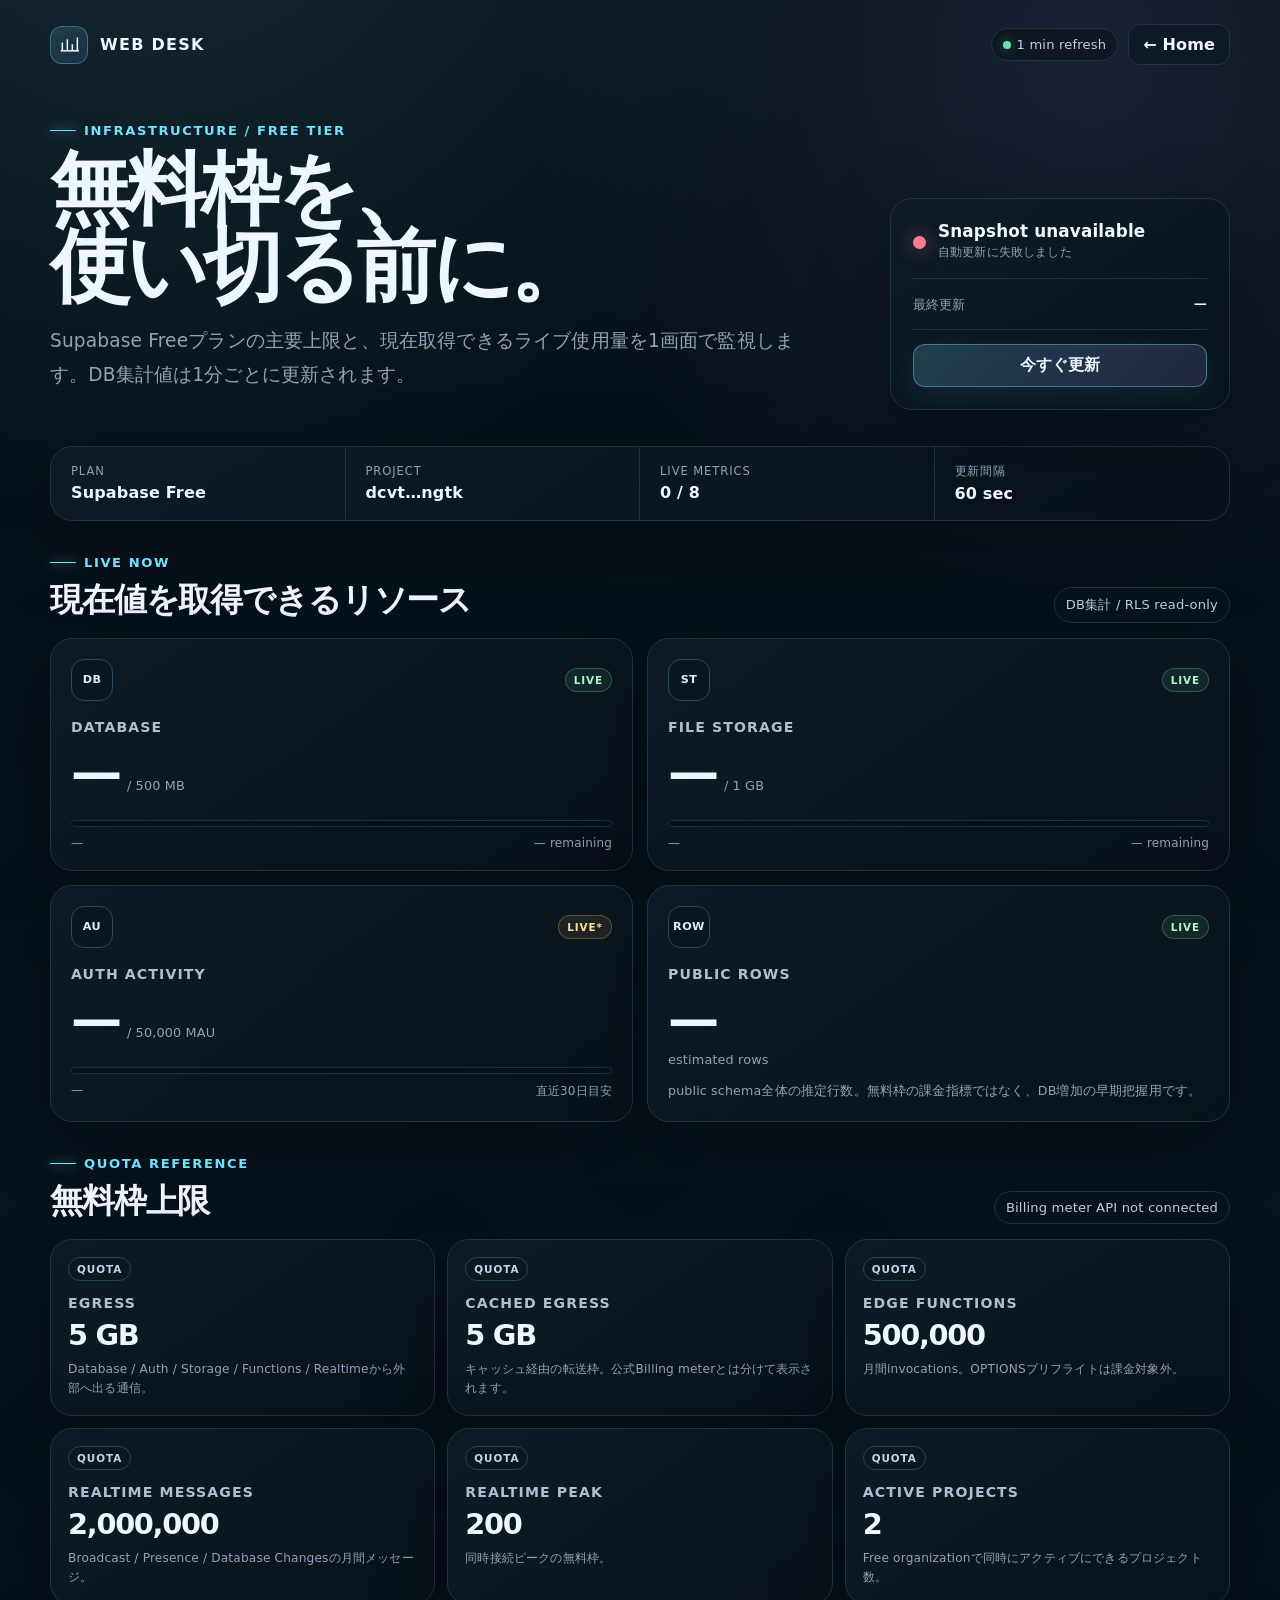
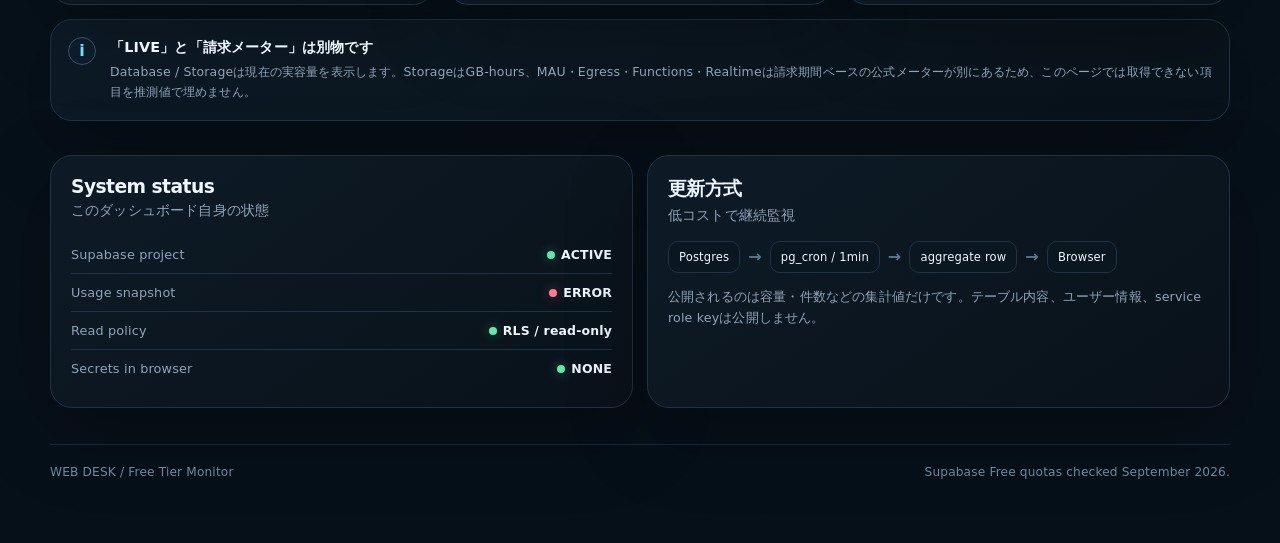
<file: resources/index.html>
<!doctype html>
<html lang="ja">
<head>
  <meta charset="utf-8">
  <meta name="viewport" content="width=device-width,initial-scale=1">
  <meta name="theme-color" content="#071018">
  <meta name="description" content="Supabase Freeプランの現在リソース使用量と無料枠残量を確認するWEB DESKダッシュボード。">
  <title>Free Tier Monitor — WEB DESK</title>
  <link rel="stylesheet" href="../assets/styles.css">
  <link rel="stylesheet" href="./resources.css">
</head>
<body>
  <main class="shell resource-shell">
    <header class="topbar">
      <a class="brand" href="../" aria-label="WEB DESK home">
        <span class="brand-mark" aria-hidden="true">
          <svg viewBox="0 0 24 24" fill="none" stroke="currentColor" stroke-width="1.8"><path d="M4 19V9M10 19V5M16 19v-8M22 19V3"/><path d="M2 19h22"/></svg>
        </span>
        <span>WEB DESK</span>
      </a>
      <div class="nav-actions">
        <span class="meta-pill live-pill"><span class="status-dot ok"></span>1 min refresh</span>
        <a class="back-link" href="../">← Home</a>
      </div>
    </header>

    <section class="resource-hero">
      <div>
        <div class="eyebrow">Infrastructure / Free tier</div>
        <h1>無料枠を、<br>使い切る前に。</h1>
        <p class="lead">Supabase Freeプランの主要上限と、現在取得できるライブ使用量を1画面で監視します。DB集計値は1分ごとに更新されます。</p>
      </div>
      <div class="health-card panel">
        <div class="health-head">
          <span class="health-orb" id="healthOrb"></span>
          <div><strong id="healthText">Connecting…</strong><span id="healthSub">Supabase snapshot</span></div>
        </div>
        <div class="health-time"><span>最終更新</span><strong id="lastUpdated">—</strong></div>
        <button class="primary-btn" id="refreshBtn" type="button">今すぐ更新</button>
      </div>
    </section>

    <section class="summary-strip panel" aria-label="Resource summary">
      <div><span>Plan</span><strong>Supabase Free</strong></div>
      <div><span>Project</span><strong>dcvt…ngtk</strong></div>
      <div><span>Live metrics</span><strong id="liveCount">0 / 8</strong></div>
      <div><span>更新間隔</span><strong>60 sec</strong></div>
    </section>

    <section class="resource-section">
      <div class="section-heading">
        <div><div class="eyebrow">Live now</div><h2>現在値を取得できるリソース</h2></div>
        <span class="meta-pill">DB集計 / RLS read-only</span>
      </div>
      <div class="resource-grid" id="liveGrid">
        <article class="resource-card panel" data-key="database">
          <div class="resource-card-top"><span class="resource-icon">DB</span><span class="badge live">LIVE</span></div>
          <h3>Database</h3>
          <div class="metric"><strong id="dbValue">—</strong><span>/ 500 MB</span></div>
          <div class="progress"><i id="dbBar"></i></div>
          <div class="resource-foot"><span id="dbPercent">—</span><span id="dbRemain">— remaining</span></div>
        </article>

        <article class="resource-card panel" data-key="storage">
          <div class="resource-card-top"><span class="resource-icon">ST</span><span class="badge live">LIVE</span></div>
          <h3>File Storage</h3>
          <div class="metric"><strong id="storageValue">—</strong><span>/ 1 GB</span></div>
          <div class="progress"><i id="storageBar"></i></div>
          <div class="resource-foot"><span id="storagePercent">—</span><span id="storageRemain">— remaining</span></div>
        </article>

        <article class="resource-card panel" data-key="mau">
          <div class="resource-card-top"><span class="resource-icon">AU</span><span class="badge approx">LIVE*</span></div>
          <h3>Auth activity</h3>
          <div class="metric"><strong id="mauValue">—</strong><span>/ 50,000 MAU</span></div>
          <div class="progress"><i id="mauBar"></i></div>
          <div class="resource-foot"><span id="mauPercent">—</span><span>直近30日目安</span></div>
        </article>

        <article class="resource-card panel" data-key="rows">
          <div class="resource-card-top"><span class="resource-icon">ROW</span><span class="badge live">LIVE</span></div>
          <h3>Public rows</h3>
          <div class="metric standalone"><strong id="rowsValue">—</strong><span>estimated rows</span></div>
          <p class="resource-note">public schema全体の推定行数。無料枠の課金指標ではなく、DB増加の早期把握用です。</p>
        </article>
      </div>
    </section>

    <section class="resource-section">
      <div class="section-heading">
        <div><div class="eyebrow">Quota reference</div><h2>無料枠上限</h2></div>
        <span class="meta-pill">Billing meter API not connected</span>
      </div>
      <div class="quota-grid">
        <article class="quota-card panel"><span class="badge quota">QUOTA</span><h3>Egress</h3><strong>5 GB</strong><p>Database / Auth / Storage / Functions / Realtimeから外部へ出る通信。</p></article>
        <article class="quota-card panel"><span class="badge quota">QUOTA</span><h3>Cached egress</h3><strong>5 GB</strong><p>キャッシュ経由の転送枠。公式Billing meterとは分けて表示されます。</p></article>
        <article class="quota-card panel"><span class="badge quota">QUOTA</span><h3>Edge Functions</h3><strong>500,000</strong><p>月間invocations。OPTIONSプリフライトは課金対象外。</p></article>
        <article class="quota-card panel"><span class="badge quota">QUOTA</span><h3>Realtime messages</h3><strong>2,000,000</strong><p>Broadcast / Presence / Database Changesの月間メッセージ。</p></article>
        <article class="quota-card panel"><span class="badge quota">QUOTA</span><h3>Realtime peak</h3><strong>200</strong><p>同時接続ピークの無料枠。</p></article>
        <article class="quota-card panel"><span class="badge quota">QUOTA</span><h3>Active projects</h3><strong>2</strong><p>Free organizationで同時にアクティブにできるプロジェクト数。</p></article>
      </div>
      <div class="notice panel">
        <div class="notice-icon">i</div>
        <div><strong>「LIVE」と「請求メーター」は別物です</strong><p>Database / Storageは現在の実容量を表示します。StorageはGB-hours、MAU・Egress・Functions・Realtimeは請求期間ベースの公式メーターが別にあるため、このページでは取得できない項目を推測値で埋めません。</p></div>
      </div>
    </section>

    <section class="resource-section two-col">
      <div class="panel panel-pad">
        <div class="section-title"><div><h3>System status</h3><p>このダッシュボード自身の状態</p></div></div>
        <div class="status-list">
          <div><span>Supabase project</span><strong><span class="status-dot ok"></span>ACTIVE</strong></div>
          <div><span>Usage snapshot</span><strong id="snapshotStatus"><span class="status-dot"></span>WAITING</strong></div>
          <div><span>Read policy</span><strong><span class="status-dot ok"></span>RLS / read-only</strong></div>
          <div><span>Secrets in browser</span><strong><span class="status-dot ok"></span>NONE</strong></div>
        </div>
      </div>
      <div class="panel panel-pad">
        <div class="section-title"><div><h3>更新方式</h3><p>低コストで継続監視</p></div></div>
        <div class="flow">
          <span>Postgres</span><b>→</b><span>pg_cron / 1min</span><b>→</b><span>aggregate row</span><b>→</b><span>Browser</span>
        </div>
        <p class="resource-note">公開されるのは容量・件数などの集計値だけです。テーブル内容、ユーザー情報、service role keyは公開しません。</p>
      </div>
    </section>

    <footer class="footer"><span>WEB DESK / Free Tier Monitor</span><span>Supabase Free quotas checked September 2026.</span></footer>
  </main>
  <script src="./resources.js"></script>
</body>
</html>
</file>
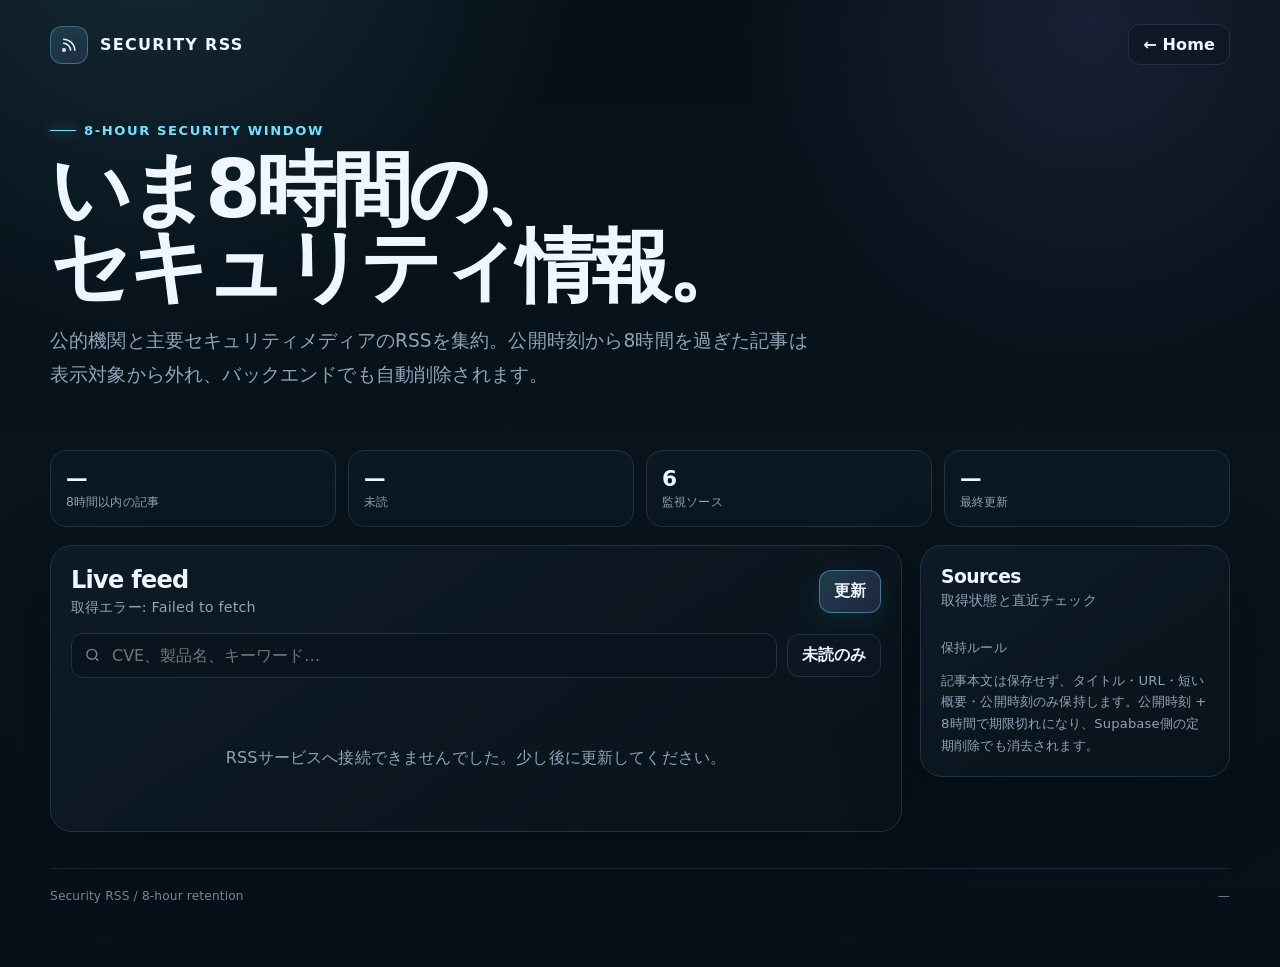
<file: rss/index.html>
<!doctype html>
<html lang="ja">
<head>
  <meta charset="utf-8">
  <meta name="viewport" content="width=device-width,initial-scale=1">
  <meta name="theme-color" content="#071018">
  <title>Security RSS — WEB DESK</title>
  <link rel="stylesheet" href="../assets/styles.css">
</head>
<body>
  <main class="shell">
    <header class="topbar">
      <a class="brand" href="../"><span class="brand-mark" aria-hidden="true"><svg viewBox="0 0 24 24" fill="none" stroke="currentColor" stroke-width="1.8"><path d="M5 5a14 14 0 0 1 14 14"/><path d="M5 10a9 9 0 0 1 9 9"/><circle cx="6" cy="18" r="1.5"/></svg></span><span>Security RSS</span></a>
      <div class="nav-actions"><a class="back-link" href="../">← Home</a></div>
    </header>

    <section class="hero">
      <div class="eyebrow">8-hour security window</div>
      <h1>いま8時間の、<br>セキュリティ情報。</h1>
      <p class="lead">公的機関と主要セキュリティメディアのRSSを集約。公開時刻から8時間を過ぎた記事は表示対象から外れ、バックエンドでも自動削除されます。</p>
    </section>

    <div class="stats">
      <div class="stat"><strong id="stat-count">—</strong><span>8時間以内の記事</span></div>
      <div class="stat"><strong id="stat-unread">—</strong><span>未読</span></div>
      <div class="stat"><strong id="stat-sources">6</strong><span>監視ソース</span></div>
      <div class="stat"><strong id="stat-refresh">—</strong><span>最終更新</span></div>
    </div>

    <div class="rss-layout">
      <section class="panel panel-pad">
        <div class="section-title">
          <div><h2>Live feed</h2><p id="feed-status">接続しています…</p></div>
          <button class="primary-btn" id="refresh-btn" type="button">更新</button>
        </div>
        <div class="toolbar">
          <label class="searchbox" aria-label="記事を検索">
            <svg viewBox="0 0 24 24" fill="none" stroke="currentColor" stroke-width="2"><circle cx="11" cy="11" r="7"/><path d="m20 20-3.5-3.5"/></svg>
            <input id="search" type="search" placeholder="CVE、製品名、キーワード…" autocomplete="off">
          </label>
          <button class="ghost-btn" id="unread-toggle" type="button">未読のみ</button>
        </div>
        <div class="chips" id="source-chips" style="margin:12px 0 16px"></div>
        <div class="feed-list" id="feed-list" aria-live="polite"></div>
        <div class="empty hidden" id="empty-state">条件に一致する記事はありません。</div>
      </section>

      <aside class="panel panel-pad">
        <div class="section-title"><div><h3>Sources</h3><p>取得状態と直近チェック</p></div></div>
        <div class="source-list" id="source-list"></div>
        <div style="height:14px"></div>
        <div class="small">保持ルール</div>
        <p class="muted" style="font-size:.82rem;line-height:1.65;margin-bottom:0">記事本文は保存せず、タイトル・URL・短い概要・公開時刻のみ保持します。公開時刻 + 8時間で期限切れになり、Supabase側の定期削除でも消去されます。</p>
      </aside>
    </div>

    <footer class="footer"><span>Security RSS / 8-hour retention</span><span id="generated-at">—</span></footer>
  </main>
  <script src="./rss.js" defer></script>
</body>
</html>
</file>
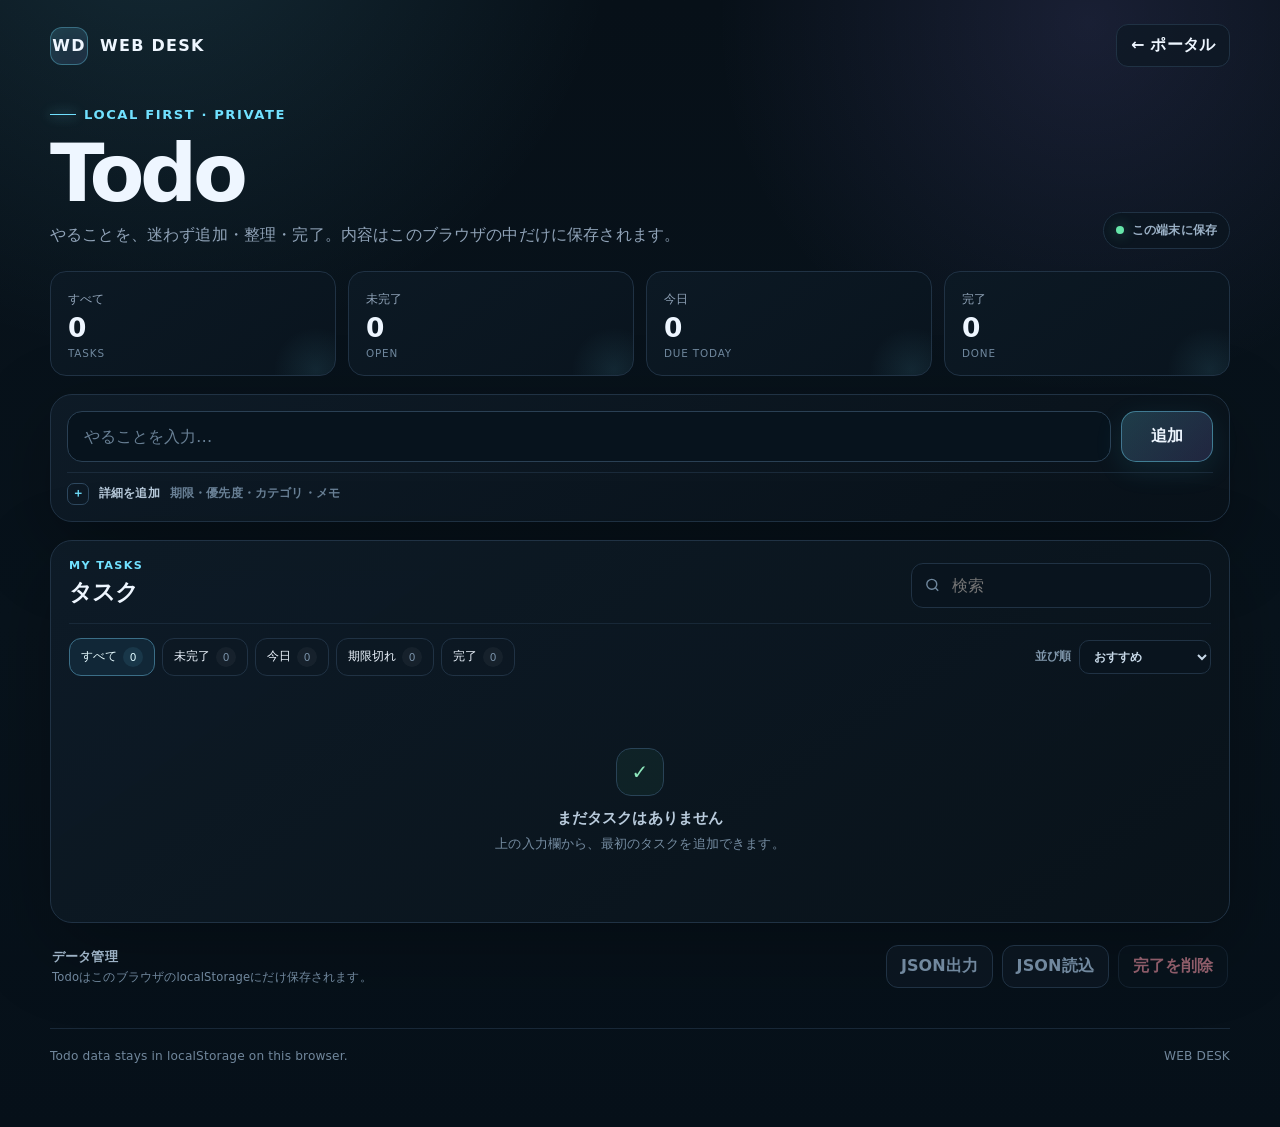
<file: todo/index.html>
<!doctype html>
<html lang="ja">
<head>
  <meta charset="utf-8">
  <meta name="viewport" content="width=device-width,initial-scale=1,viewport-fit=cover">
  <meta name="theme-color" content="#07111a">
  <meta name="description" content="端末内だけに保存する、軽量で使いやすいTodoリスト。">
  <title>Todo — Web Desk</title>
  <link rel="stylesheet" href="../assets/styles.css">
  <link rel="stylesheet" href="todo.css">
</head>
<body>
  <div class="shell">
    <header class="topbar">
      <a class="brand" href="../"><span class="brand-mark">WD</span><span>WEB DESK</span></a>
      <nav class="nav-actions"><a class="back-link" href="../">← ポータル</a></nav>
    </header>

    <main class="todo-page">
      <section class="page-head todo-page-head">
        <div>
          <div class="eyebrow">LOCAL FIRST · PRIVATE</div>
          <h1>Todo</h1>
          <p>やることを、迷わず追加・整理・完了。内容はこのブラウザの中だけに保存されます。</p>
        </div>
        <div class="todo-save-state" id="saveState" aria-live="polite"><span class="save-dot"></span><span>この端末に保存</span></div>
      </section>

      <section class="stats todo-stats" aria-label="Todo統計">
        <article class="stat"><span>すべて</span><strong id="statTotal">0</strong><small>tasks</small></article>
        <article class="stat"><span>未完了</span><strong id="statOpen">0</strong><small>open</small></article>
        <article class="stat"><span>今日</span><strong id="statToday">0</strong><small>due today</small></article>
        <article class="stat"><span>完了</span><strong id="statDone">0</strong><small>done</small></article>
      </section>

      <section class="todo-quick panel" aria-labelledby="quickAddTitle">
        <form id="todoForm" class="quick-add" autocomplete="off">
          <div class="quick-main">
            <label class="sr-only" for="todoTitle" id="quickAddTitle">新しいタスク</label>
            <input id="todoTitle" maxlength="120" required placeholder="やることを入力…" enterkeyhint="done">
            <button class="primary-btn quick-submit" type="submit">追加</button>
          </div>
          <details class="task-options" id="taskOptions">
            <summary>詳細を追加 <span>期限・優先度・カテゴリ・メモ</span></summary>
            <div class="task-options-body">
              <div class="form-grid todo-form-grid">
                <label class="field"><span>期限</span><input id="todoDue" type="datetime-local"></label>
                <label class="field"><span>優先度</span><select id="todoPriority"><option value="medium">中</option><option value="high">高</option><option value="low">低</option></select></label>
              </div>
              <label class="field"><span>カテゴリ</span><input id="todoCategory" maxlength="30" placeholder="仕事 / 個人 / 買い物"></label>
              <label class="field"><span>メモ</span><textarea id="todoNote" maxlength="1000" rows="3" placeholder="補足やURLなど"></textarea></label>
            </div>
          </details>
        </form>
      </section>

      <section class="panel todo-board">
        <div class="todo-board-head">
          <div><span class="kicker">MY TASKS</span><h2>タスク</h2></div>
          <label class="searchbox todo-search"><svg viewBox="0 0 24 24" fill="none" stroke="currentColor" stroke-width="2" aria-hidden="true"><circle cx="11" cy="11" r="7"/><path d="m20 20-4-4"/></svg><input id="todoSearch" type="search" placeholder="検索"></label>
        </div>

        <div class="todo-control-row">
          <div id="filterTabs" class="filter-tabs todo-filters" role="tablist" aria-label="絞り込み">
            <button class="seg-btn active" data-filter="all" type="button" role="tab" aria-selected="true">すべて <span id="countAll">0</span></button>
            <button class="seg-btn" data-filter="active" type="button" role="tab" aria-selected="false">未完了 <span id="countActive">0</span></button>
            <button class="seg-btn" data-filter="today" type="button" role="tab" aria-selected="false">今日 <span id="countToday">0</span></button>
            <button class="seg-btn" data-filter="overdue" type="button" role="tab" aria-selected="false">期限切れ <span id="countOverdue">0</span></button>
            <button class="seg-btn" data-filter="done" type="button" role="tab" aria-selected="false">完了 <span id="countDone">0</span></button>
          </div>
          <label class="todo-sort-label">並び順<select id="sortSelect" class="todo-sort"><option value="smart">おすすめ</option><option value="due">期限が近い順</option><option value="newest">新しい順</option><option value="oldest">古い順</option></select></label>
        </div>

        <div id="todoList" class="todo-list" aria-live="polite"></div>
        <div id="todoEmpty" class="todo-empty" hidden>
          <div class="todo-empty-icon" aria-hidden="true">✓</div>
          <strong id="emptyTitle">タスクはありません</strong>
          <span id="emptyText">上の入力欄から、最初のタスクを追加できます。</span>
        </div>
      </section>

      <section class="todo-data-row" aria-label="Todoデータ操作">
        <div><strong>データ管理</strong><p>TodoはこのブラウザのlocalStorageにだけ保存されます。</p></div>
        <div class="tool-buttons todo-data-actions">
          <button id="exportBtn" class="ghost-btn" type="button">JSON出力</button>
          <label class="ghost-btn file-btn">JSON読込<input id="importInput" type="file" accept="application/json,.json" hidden></label>
          <button id="clearDoneBtn" class="ghost-btn danger-soft" type="button">完了を削除</button>
        </div>
      </section>
    </main>

    <footer class="footer"><span>Todo data stays in localStorage on this browser.</span><span>WEB DESK</span></footer>
  </div>

  <dialog id="editDialog" class="todo-dialog">
    <form id="editForm" class="dialog-body" novalidate>
      <div class="dialog-head">
        <div><span class="kicker">EDIT TASK</span><h2>タスクを編集</h2></div>
        <button id="closeEdit" class="dialog-close" type="button" aria-label="閉じる">×</button>
      </div>
      <input id="editId" type="hidden">
      <div class="todo-form edit-grid">
        <label class="field"><span>タイトル</span><input id="editTitle" maxlength="120" required></label>
        <label class="field"><span>メモ</span><textarea id="editNote" maxlength="1000" rows="4"></textarea></label>
        <div class="form-grid todo-form-grid">
          <label class="field"><span>期限</span><input id="editDue" type="datetime-local"></label>
          <label class="field"><span>優先度</span><select id="editPriority"><option value="medium">中</option><option value="high">高</option><option value="low">低</option></select></label>
        </div>
        <label class="field"><span>カテゴリ</span><input id="editCategory" maxlength="30"></label>
      </div>
      <div class="dialog-actions"><button id="cancelEdit" class="ghost-btn" type="button">キャンセル</button><button class="primary-btn" type="submit">保存</button></div>
    </form>
  </dialog>

  <div id="toast" class="todo-toast" role="status" aria-live="polite" aria-atomic="true"></div>
  <script src="todo.js" defer></script>
</body>
</html>
</file>
<file: assets/styles.css>
:root{
  --bg:#071018;
  --panel:#0d1823;
  --panel-2:#111f2c;
  --text:#eef6ff;
  --muted:#90a3b8;
  --line:#203244;
  --accent:#71e1ff;
  --accent-2:#9c8cff;
  --good:#66e6a9;
  --warn:#ffd166;
  --danger:#ff7a90;
  --shadow:0 24px 80px rgba(0,0,0,.28);
  --radius:22px;
  --radius-sm:14px;
  color-scheme:dark;
}
*{box-sizing:border-box}
html{scroll-behavior:smooth}
body{
  margin:0;
  min-height:100vh;
  background:
    radial-gradient(circle at 12% -10%,rgba(113,225,255,.13),transparent 28%),
    radial-gradient(circle at 85% 2%,rgba(156,140,255,.12),transparent 24%),
    linear-gradient(180deg,#071018 0%,#08131c 55%,#061019 100%);
  color:var(--text);
  font-family:Inter,ui-sans-serif,system-ui,-apple-system,BlinkMacSystemFont,"Segoe UI",sans-serif;
  letter-spacing:.01em;
}
body::before{
  content:"";
  position:fixed; inset:0; pointer-events:none; opacity:.18;
  background-image:linear-gradient(rgba(255,255,255,.025) 1px,transparent 1px),linear-gradient(90deg,rgba(255,255,255,.025) 1px,transparent 1px);
  background-size:36px 36px;
  mask-image:linear-gradient(to bottom,black,transparent 78%);
}
a{color:inherit;text-decoration:none}
button,input,select,textarea{font:inherit}
button{color:inherit}
.shell{width:min(1180px,calc(100% - 32px));margin:0 auto;padding:24px 0 64px}
.topbar{display:flex;align-items:center;justify-content:space-between;gap:16px;margin-bottom:30px}
.brand{display:flex;align-items:center;gap:12px;font-weight:800;letter-spacing:.08em;text-transform:uppercase}
.brand-mark{width:38px;height:38px;border:1px solid rgba(113,225,255,.35);border-radius:12px;display:grid;place-items:center;background:linear-gradient(145deg,rgba(113,225,255,.13),rgba(156,140,255,.09));box-shadow:inset 0 0 24px rgba(113,225,255,.06)}
.brand-mark svg{width:20px;height:20px}
.nav-actions{display:flex;align-items:center;gap:10px}
.back-link,.ghost-btn,.icon-btn,.secondary-btn,.primary-btn,.chip,.seg-btn{
  border:1px solid var(--line);background:rgba(13,24,35,.72);border-radius:12px;transition:.18s ease;cursor:pointer
}
.back-link,.ghost-btn,.secondary-btn,.primary-btn{padding:10px 14px;font-weight:700}
.back-link:hover,.ghost-btn:hover,.secondary-btn:hover,.chip:hover,.seg-btn:hover,.icon-btn:hover{border-color:#35506b;background:#132333;transform:translateY(-1px)}
.primary-btn{border-color:rgba(113,225,255,.42);background:linear-gradient(135deg,rgba(113,225,255,.2),rgba(156,140,255,.16));box-shadow:0 8px 28px rgba(56,178,214,.12)}
.primary-btn:hover{border-color:rgba(113,225,255,.72);transform:translateY(-1px)}
.secondary-btn{background:#10202e}
.icon-btn{width:40px;height:40px;display:grid;place-items:center;padding:0}
.icon-btn svg{width:18px;height:18px}
.hero{padding:28px 0 22px}
.eyebrow{display:flex;align-items:center;gap:8px;color:var(--accent);font-size:.82rem;font-weight:800;letter-spacing:.12em;text-transform:uppercase}
.eyebrow::before{content:"";width:26px;height:1px;background:currentColor;box-shadow:0 0 12px currentColor}
h1{font-size:clamp(2.25rem,7vw,5rem);line-height:.96;margin:14px 0 18px;letter-spacing:-.055em;max-width:980px}
.lead{max-width:760px;color:var(--muted);font-size:clamp(1rem,2vw,1.16rem);line-height:1.8}
.hero-meta{display:flex;flex-wrap:wrap;gap:10px;margin-top:22px}
.meta-pill{padding:8px 11px;border:1px solid var(--line);border-radius:999px;background:rgba(10,20,29,.7);color:#bdd0e3;font-size:.82rem}
.grid{display:grid;gap:18px}
.portal-grid{grid-template-columns:repeat(2,minmax(0,1fr));margin-top:28px}
.tool-card{position:relative;overflow:hidden;min-height:250px;padding:24px;border:1px solid var(--line);border-radius:var(--radius);background:linear-gradient(145deg,rgba(16,31,44,.92),rgba(9,18,27,.94));box-shadow:var(--shadow);transition:.22s ease}
.tool-card::after{content:"";position:absolute;width:180px;height:180px;border-radius:50%;right:-70px;top:-90px;background:radial-gradient(circle,rgba(113,225,255,.18),transparent 68%);transition:.25s ease}
.tool-card:nth-child(2)::after{background:radial-gradient(circle,rgba(156,140,255,.2),transparent 68%)}
.tool-card:nth-child(3)::after{background:radial-gradient(circle,rgba(102,230,169,.17),transparent 68%)}
.tool-card:nth-child(4)::after{background:radial-gradient(circle,rgba(255,209,102,.14),transparent 68%)}
.tool-card:hover{transform:translateY(-5px);border-color:#365069}.tool-card:hover::after{transform:scale(1.18)}
.tool-icon{width:46px;height:46px;display:grid;place-items:center;border:1px solid #294258;border-radius:14px;background:#0b1721;margin-bottom:30px}
.tool-icon svg{width:23px;height:23px}
.tool-card h2{font-size:1.45rem;margin:0 0 8px;letter-spacing:-.03em}.tool-card p{margin:0;color:var(--muted);line-height:1.7;max-width:480px}
.card-foot{position:absolute;left:24px;right:24px;bottom:22px;display:flex;align-items:center;justify-content:space-between;color:#c6d8e8;font-size:.84rem}
.arrow{width:30px;height:30px;border-radius:50%;display:grid;place-items:center;border:1px solid #294258;background:#0c1822}
.panel{border:1px solid var(--line);border-radius:var(--radius);background:linear-gradient(145deg,rgba(14,27,39,.94),rgba(9,18,26,.95));box-shadow:var(--shadow)}
.panel-pad{padding:20px}
.section-title{display:flex;align-items:center;justify-content:space-between;gap:16px;margin-bottom:16px}
.section-title h2,.section-title h3{margin:0;letter-spacing:-.03em}.section-title p{margin:4px 0 0;color:var(--muted);font-size:.9rem}
.toolbar{display:flex;flex-wrap:wrap;gap:10px;align-items:center}
.searchbox{position:relative;flex:1;min-width:220px}
.searchbox input,.field input,.field select,.field textarea,.compact-input{
  width:100%;border:1px solid var(--line);background:#09141e;color:var(--text);border-radius:12px;padding:12px 13px;outline:none;transition:.15s ease
}
.searchbox input{padding-left:40px}.searchbox svg{position:absolute;left:13px;top:50%;transform:translateY(-50%);width:17px;height:17px;color:#6f879d}
.searchbox input:focus,.field input:focus,.field select:focus,.field textarea:focus,.compact-input:focus{border-color:#3c7894;box-shadow:0 0 0 3px rgba(113,225,255,.07)}
.field{display:grid;gap:7px}.field label{font-size:.8rem;color:#aec2d4;font-weight:700}.field textarea{resize:vertical;min-height:82px}
.stats{display:grid;grid-template-columns:repeat(4,minmax(0,1fr));gap:12px;margin:18px 0}
.stat{padding:15px;border:1px solid var(--line);border-radius:16px;background:#0b1721}.stat strong{display:block;font-size:1.35rem;letter-spacing:-.04em}.stat span{display:block;color:var(--muted);font-size:.77rem;margin-top:3px}
.chips{display:flex;flex-wrap:wrap;gap:8px}.chip{padding:8px 11px;color:#b7cadc;font-size:.82rem}.chip.active{border-color:rgba(113,225,255,.5);color:#e6fbff;background:rgba(113,225,255,.09)}
.status-dot{display:inline-block;width:8px;height:8px;border-radius:50%;margin-right:6px;background:var(--muted);box-shadow:0 0 12px transparent}.status-dot.ok{background:var(--good);box-shadow:0 0 12px rgba(102,230,169,.4)}.status-dot.bad{background:var(--danger);box-shadow:0 0 12px rgba(255,122,144,.38)}
.empty{padding:42px 20px;text-align:center;color:var(--muted)}
.small{font-size:.8rem;color:var(--muted)}
.muted{color:var(--muted)}
.hidden{display:none!important}

/* RSS */
.rss-layout{display:grid;grid-template-columns:minmax(0,1fr) 310px;gap:18px;align-items:start}
.feed-list{display:grid;gap:10px}.feed-item{padding:17px 18px;border:1px solid var(--line);border-radius:16px;background:#0a1620;transition:.16s ease}.feed-item:hover{border-color:#345069;background:#0e1c28}.feed-item.read{opacity:.62}.feed-top{display:flex;gap:12px;align-items:flex-start;justify-content:space-between}.feed-source{font-size:.72rem;font-weight:800;letter-spacing:.08em;text-transform:uppercase;color:var(--accent)}.feed-item h3{margin:7px 0 8px;font-size:1.03rem;line-height:1.45;letter-spacing:-.015em}.feed-item p{margin:0;color:var(--muted);font-size:.86rem;line-height:1.65}.feed-meta{display:flex;gap:10px;flex-wrap:wrap;margin-top:12px;color:#7f95aa;font-size:.75rem}.ttl{color:var(--warn)}.source-list{display:grid;gap:8px}.source-row{padding:11px 12px;border:1px solid var(--line);border-radius:12px;background:#0a151f}.source-row strong{display:flex;align-items:center;justify-content:space-between;font-size:.86rem}.source-row span{color:var(--muted);font-size:.73rem}.source-error{color:var(--danger)!important;margin-top:5px;display:block}

/* Calculator */
.calc-wrap{display:grid;grid-template-columns:minmax(0,640px) minmax(250px,1fr);gap:18px;align-items:start}.calc-panel{padding:18px}.calc-display{padding:20px;border:1px solid var(--line);border-radius:18px;background:#07111a;min-height:142px;display:flex;flex-direction:column;justify-content:flex-end;align-items:flex-end;overflow:hidden}.calc-expression{color:#86a0b5;font-size:1rem;min-height:28px;word-break:break-all;text-align:right}.calc-result{font-size:clamp(2rem,6vw,3.6rem);font-weight:800;letter-spacing:-.06em;max-width:100%;overflow:auto}.calc-mode{display:flex;gap:8px;margin:14px 0}.seg-btn{padding:8px 11px;font-size:.78rem}.seg-btn.active{border-color:#3b6e87;background:#112737;color:#e7fbff}.calc-grid{display:grid;grid-template-columns:repeat(5,1fr);gap:8px}.calc-key{min-height:58px;border:1px solid var(--line);border-radius:14px;background:#0b1721;color:#eaf5ff;font-weight:800;font-size:1rem;cursor:pointer;transition:.12s ease}.calc-key:hover{background:#132535;border-color:#34516a;transform:translateY(-1px)}.calc-key.op{color:var(--accent)}.calc-key.danger{color:var(--danger)}.calc-key.equal{background:linear-gradient(135deg,rgba(113,225,255,.22),rgba(156,140,255,.21));border-color:#3b718a}.history-list{display:grid;gap:8px;max-height:610px;overflow:auto}.history-row{padding:12px;border:1px solid var(--line);border-radius:12px;background:#0a151f;cursor:pointer}.history-row:hover{border-color:#38536b}.history-row .expr{color:#8ca1b6;font-size:.75rem}.history-row .res{margin-top:4px;font-weight:800;word-break:break-all}

/* Clock */
.clock-main{padding:28px;text-align:center}.clock-time{font-size:clamp(4rem,14vw,9rem);font-weight:800;line-height:.92;letter-spacing:-.08em;font-variant-numeric:tabular-nums}.clock-date{margin-top:16px;color:#a9bfd2;font-size:1.05rem}.world-grid{grid-template-columns:repeat(4,minmax(0,1fr));margin-top:14px}.world-card{padding:15px;border:1px solid var(--line);border-radius:16px;background:#0a1620}.world-card strong{display:block;font-size:1.35rem;font-variant-numeric:tabular-nums}.world-card span{font-size:.76rem;color:var(--muted)}.clock-tools{display:grid;grid-template-columns:1fr 1fr;gap:18px;margin-top:18px}.timer-display{font-size:clamp(2.5rem,8vw,4.7rem);font-weight:800;letter-spacing:-.06em;font-variant-numeric:tabular-nums;text-align:center;padding:20px 8px}.tool-buttons{display:flex;justify-content:center;flex-wrap:wrap;gap:9px}.preset-row{display:flex;flex-wrap:wrap;gap:8px;justify-content:center;margin-top:12px}

/* Todo */
.todo-layout{display:grid;grid-template-columns:330px minmax(0,1fr);gap:18px;align-items:start}.todo-form{display:grid;gap:12px}.form-grid{display:grid;grid-template-columns:1fr 1fr;gap:10px}.todo-list{display:grid;gap:10px}.todo-item{padding:15px 16px;border:1px solid var(--line);border-radius:16px;background:#0a1620;display:grid;grid-template-columns:auto 1fr auto;gap:12px;align-items:start}.todo-item.done{opacity:.58}.todo-item.done .todo-title{text-decoration:line-through}.check-btn{width:24px;height:24px;border-radius:8px;border:1px solid #355069;background:#08141e;cursor:pointer;display:grid;place-items:center;margin-top:1px}.todo-item.done .check-btn{background:rgba(102,230,169,.16);border-color:rgba(102,230,169,.45)}.todo-title{font-weight:800;line-height:1.45}.todo-note{color:var(--muted);font-size:.82rem;line-height:1.55;margin-top:5px;white-space:pre-wrap}.todo-tags{display:flex;flex-wrap:wrap;gap:6px;margin-top:9px}.todo-tag{padding:4px 7px;border-radius:999px;border:1px solid #284154;color:#9fb5c8;font-size:.69rem}.todo-tag.high{color:#ff9dad;border-color:rgba(255,122,144,.3)}.todo-tag.medium{color:#ffe093;border-color:rgba(255,209,102,.28)}.todo-tag.low{color:#9feec7;border-color:rgba(102,230,169,.28)}.todo-actions{display:flex;gap:5px}.mini-btn{width:32px;height:32px;border-radius:10px;border:1px solid var(--line);background:#0b1822;color:#a9bfd2;cursor:pointer}.mini-btn:hover{border-color:#39566f;color:white}.filter-tabs{display:flex;flex-wrap:wrap;gap:8px;margin:12px 0 16px}.filter-tabs button{padding:8px 11px}.filter-tabs button.active{border-color:#3b6e87;background:#112737}
dialog{border:1px solid var(--line);border-radius:18px;background:#0c1822;color:var(--text);box-shadow:var(--shadow);width:min(520px,calc(100% - 28px));padding:0}dialog::backdrop{background:rgba(2,7,12,.74);backdrop-filter:blur(4px)}.dialog-body{padding:20px}.dialog-actions{display:flex;justify-content:flex-end;gap:8px;margin-top:16px}

.footer{margin-top:36px;padding-top:20px;border-top:1px solid rgba(32,50,68,.72);display:flex;justify-content:space-between;gap:16px;flex-wrap:wrap;color:#71879c;font-size:.76rem}
@media(max-width:900px){.portal-grid,.rss-layout,.calc-wrap,.clock-tools,.todo-layout{grid-template-columns:1fr}.rss-layout aside{order:-1}.stats{grid-template-columns:repeat(2,1fr)}.world-grid{grid-template-columns:repeat(2,1fr)}.todo-layout .panel:first-child{position:static}}
@media(max-width:600px){.shell{width:min(100% - 20px,1180px);padding-top:14px}.topbar{margin-bottom:16px}.brand span{display:none}.nav-actions .ghost-btn{display:none}.hero{padding-top:20px}.portal-grid{grid-template-columns:1fr}.tool-card{min-height:230px}.stats{grid-template-columns:1fr 1fr}.calc-panel{padding:12px}.calc-grid{gap:6px}.calc-key{min-height:52px;border-radius:12px}.world-grid{grid-template-columns:1fr 1fr}.clock-main{padding:20px 10px}.clock-time{font-size:21vw}.form-grid{grid-template-columns:1fr}.todo-item{grid-template-columns:auto 1fr}.todo-actions{grid-column:2}.feed-top{display:block}.feed-source{margin-bottom:4px}.section-title{align-items:flex-start;flex-direction:column}.toolbar{width:100%}}

/* Shared detail polish */
.page-head{padding:10px 0 4px}.page-head p{max-width:760px;color:var(--muted);line-height:1.75;margin-top:-4px}.kicker{display:block;margin-bottom:5px;color:var(--accent);font-size:.7rem;font-weight:800;letter-spacing:.12em;text-transform:uppercase}.field>span{font-size:.78rem;color:#aec2d4;font-weight:700}.divider{height:1px;background:var(--line);margin:16px 0}.microcopy{margin:12px 0 0;color:#71879c;font-size:.72rem;line-height:1.55}.stat small{display:block;margin-top:4px;color:#6f879d;font-size:.65rem;text-transform:uppercase;letter-spacing:.08em}.primary-btn:disabled,.ghost-btn:disabled{opacity:.55;cursor:wait;transform:none}.calc-key:focus-visible,.chip:focus-visible,.primary-btn:focus-visible,.ghost-btn:focus-visible,.back-link:focus-visible,.seg-btn:focus-visible,.mini-btn:focus-visible,.check-btn:focus-visible{outline:2px solid var(--accent);outline-offset:2px}
</file>
<file: resources/resources.css>
.resource-shell{max-width:1240px}
.resource-hero{display:grid;grid-template-columns:minmax(0,1fr) 340px;gap:28px;align-items:end;padding:28px 0 24px}.resource-hero h1{margin-bottom:16px}.health-card{padding:22px}.health-head{display:flex;align-items:center;gap:12px}.health-head strong{display:block;font-size:1.05rem}.health-head span{display:block;color:var(--muted);font-size:.78rem;margin-top:3px}.health-orb{width:13px;height:13px;border-radius:50%;background:var(--warn);box-shadow:0 0 18px rgba(255,209,102,.45)}.health-orb.ok{background:var(--good);box-shadow:0 0 18px rgba(102,230,169,.5)}.health-orb.bad{background:var(--danger);box-shadow:0 0 18px rgba(255,122,144,.5)}.health-time{display:flex;justify-content:space-between;gap:10px;padding:17px 0 15px;margin:17px 0 14px;border-top:1px solid var(--line);border-bottom:1px solid var(--line);font-size:.82rem}.health-time span{color:var(--muted)}.health-time strong{font-variant-numeric:tabular-nums}.health-card .primary-btn{width:100%}.summary-strip{display:grid;grid-template-columns:repeat(4,1fr);margin:12px 0 34px;overflow:hidden}.summary-strip>div{padding:17px 20px;border-right:1px solid var(--line)}.summary-strip>div:last-child{border-right:0}.summary-strip span{display:block;color:var(--muted);font-size:.72rem;text-transform:uppercase;letter-spacing:.08em}.summary-strip strong{display:block;margin-top:5px;font-size:1rem}.resource-section{margin-top:34px}.section-heading{display:flex;align-items:end;justify-content:space-between;gap:16px;margin-bottom:15px}.section-heading h2{margin:8px 0 0;font-size:clamp(1.45rem,3vw,2.05rem);letter-spacing:-.035em}.resource-grid{display:grid;grid-template-columns:repeat(2,minmax(0,1fr));gap:14px}.resource-card{padding:20px;min-height:220px}.resource-card-top{display:flex;align-items:center;justify-content:space-between}.resource-icon{width:42px;height:42px;display:grid;place-items:center;border-radius:13px;border:1px solid #2b465d;background:#0a1721;color:#d8efff;font-size:.7rem;font-weight:900;letter-spacing:.04em}.badge{display:inline-flex;align-items:center;border-radius:999px;padding:5px 8px;font-size:.65rem;font-weight:900;letter-spacing:.09em}.badge.live{color:#aef7d2;border:1px solid rgba(102,230,169,.28);background:rgba(102,230,169,.09)}.badge.approx{color:#ffe29b;border:1px solid rgba(255,209,102,.28);background:rgba(255,209,102,.08)}.badge.quota{color:#bdd7ec;border:1px solid #294258;background:#0b1721}.resource-card h3,.quota-card h3{margin:18px 0 7px;font-size:.88rem;color:#abc1d3;text-transform:uppercase;letter-spacing:.08em}.metric{display:flex;align-items:baseline;gap:8px}.metric strong{font-size:clamp(2rem,5vw,3.2rem);letter-spacing:-.065em;font-variant-numeric:tabular-nums}.metric span{font-size:.8rem;color:var(--muted)}.metric.standalone{display:block}.metric.standalone span{display:block;margin-top:3px}.progress{height:7px;border-radius:999px;background:#07111a;border:1px solid #1d3041;overflow:hidden;margin:18px 0 9px}.progress i{display:block;height:100%;width:0;background:linear-gradient(90deg,var(--good),var(--accent));border-radius:999px;transition:width .45s ease}.progress i.warn{background:linear-gradient(90deg,var(--warn),#ff9f6e)}.progress i.danger{background:linear-gradient(90deg,var(--danger),#ff5372)}.resource-foot{display:flex;justify-content:space-between;gap:12px;color:var(--muted);font-size:.75rem}.resource-note{color:var(--muted);font-size:.79rem;line-height:1.65;margin:14px 0 0}.quota-grid{display:grid;grid-template-columns:repeat(3,minmax(0,1fr));gap:12px}.quota-card{padding:17px}.quota-card h3{margin-top:14px}.quota-card strong{display:block;font-size:1.8rem;letter-spacing:-.045em}.quota-card p{color:var(--muted);font-size:.76rem;line-height:1.55;margin:8px 0 0}.notice{display:flex;gap:14px;padding:17px;margin-top:14px}.notice-icon{flex:0 0 auto;width:28px;height:28px;border-radius:50%;display:grid;place-items:center;border:1px solid #34516a;background:#0d1c28;color:var(--accent);font-weight:900}.notice strong{font-size:.9rem}.notice p{color:var(--muted);font-size:.78rem;line-height:1.65;margin:5px 0 0}.two-col{display:grid;grid-template-columns:1fr 1fr;gap:14px}.status-list{display:grid}.status-list>div{display:flex;justify-content:space-between;gap:16px;padding:11px 0;border-bottom:1px solid var(--line);font-size:.8rem}.status-list>div:last-child{border-bottom:0}.status-list>div>span{color:var(--muted)}.status-list strong{font-size:.78rem}.flow{display:flex;flex-wrap:wrap;align-items:center;gap:8px}.flow span{padding:8px 10px;border-radius:10px;border:1px solid var(--line);background:#0a1620;font-size:.72rem}.flow b{color:#5a7891}.live-pill{display:inline-flex;align-items:center}.loading{opacity:.58;pointer-events:none}
@media(max-width:850px){.resource-hero{grid-template-columns:1fr}.health-card{max-width:none}.quota-grid{grid-template-columns:repeat(2,minmax(0,1fr))}.two-col{grid-template-columns:1fr}.summary-strip{grid-template-columns:repeat(2,1fr)}.summary-strip>div:nth-child(2){border-right:0}.summary-strip>div:nth-child(-n+2){border-bottom:1px solid var(--line)}}
@media(max-width:620px){.resource-grid,.quota-grid{grid-template-columns:1fr}.section-heading{align-items:flex-start;flex-direction:column}.resource-hero{padding-top:12px}.resource-hero h1{font-size:clamp(2.7rem,15vw,4.6rem)}.nav-actions .live-pill{display:none}.summary-strip>div{padding:14px}.metric strong{font-size:2.35rem}.resource-card{min-height:205px}.flow b{transform:rotate(90deg)}}
</file>
<file: todo/todo.css>
/* Todo page — isolated polish */
.sr-only{position:absolute!important;width:1px;height:1px;padding:0;margin:-1px;overflow:hidden;clip:rect(0,0,0,0);white-space:nowrap;border:0}
.todo-page{display:grid;gap:18px}
.todo-page-head{display:flex;align-items:flex-end;justify-content:space-between;gap:24px}
.todo-page-head h1{margin-bottom:12px}
.todo-page-head p{margin-bottom:0}
.todo-save-state{display:flex;align-items:center;gap:8px;flex:0 0 auto;padding:9px 12px;border:1px solid var(--line);border-radius:999px;background:rgba(10,21,31,.72);color:#9cb2c7;font-size:.75rem;font-weight:700}
.save-dot{width:8px;height:8px;border-radius:50%;background:var(--good);box-shadow:0 0 14px rgba(102,230,169,.45)}
.todo-save-state.saving .save-dot{background:var(--warn);box-shadow:0 0 14px rgba(255,209,102,.4)}
.todo-save-state.error{color:#ffb3bf;border-color:rgba(255,122,144,.28)}
.todo-save-state.error .save-dot{background:var(--danger);box-shadow:0 0 14px rgba(255,122,144,.4)}
.todo-stats{margin:0}
.todo-stats .stat{position:relative;overflow:hidden;min-height:92px;padding:16px 17px;background:linear-gradient(145deg,#0c1924,#09141e)}
.todo-stats .stat::after{content:"";position:absolute;right:-24px;bottom:-38px;width:86px;height:86px;border-radius:50%;background:radial-gradient(circle,rgba(113,225,255,.09),transparent 70%)}
.todo-stats .stat strong{font-size:1.65rem;margin-top:4px;font-variant-numeric:tabular-nums}
.todo-quick{padding:16px}
.quick-add{display:grid;gap:10px}
.quick-main{display:grid;grid-template-columns:minmax(0,1fr) auto;gap:10px}
.quick-main input{min-width:0;border:1px solid #2a4054;background:#07131d;color:var(--text);border-radius:15px;padding:15px 16px;outline:none;font-size:1.02rem;transition:.15s ease}
.quick-main input::placeholder{color:#687f94}
.quick-main input:focus{border-color:#3f829e;box-shadow:0 0 0 4px rgba(113,225,255,.07)}
.quick-submit{min-width:92px;border-radius:15px}
.task-options{border-top:1px solid rgba(32,50,68,.72);padding-top:10px}
.task-options summary{display:flex;align-items:center;gap:10px;width:max-content;max-width:100%;color:#b8cadb;font-size:.78rem;font-weight:800;cursor:pointer;list-style:none;user-select:none}
.task-options summary::-webkit-details-marker{display:none}
.task-options summary::before{content:"＋";display:grid;place-items:center;width:20px;height:20px;border:1px solid #2e485f;border-radius:7px;color:var(--accent)}
.task-options[open] summary::before{content:"−"}
.task-options summary span{color:#698096;font-weight:600}
.task-options-body{display:grid;gap:11px;padding-top:13px;animation:todoReveal .16s ease}
@keyframes todoReveal{from{opacity:0;transform:translateY(-3px)}to{opacity:1;transform:none}}
.todo-form-grid{grid-template-columns:minmax(0,1.4fr) minmax(130px,.6fr)}
.todo-board{padding:18px}
.todo-board-head{display:flex;align-items:flex-end;justify-content:space-between;gap:16px}
.todo-board-head h2{margin:0;font-size:1.45rem;letter-spacing:-.035em}
.todo-search{flex:0 1 300px;min-width:200px}
.todo-control-row{display:flex;align-items:center;justify-content:space-between;gap:14px;margin:15px 0 16px;padding-top:14px;border-top:1px solid rgba(32,50,68,.65)}
.todo-filters{margin:0;gap:7px;min-width:0}
.todo-filters .seg-btn{display:flex;align-items:center;gap:6px;white-space:nowrap}
.todo-filters .seg-btn span{display:inline-grid;place-items:center;min-width:20px;height:20px;padding:0 5px;border-radius:999px;background:rgba(255,255,255,.045);color:#7890a7;font-size:.66rem;font-variant-numeric:tabular-nums}
.todo-filters .seg-btn.active span{color:#dffaff;background:rgba(113,225,255,.09)}
.todo-sort-label{display:flex;align-items:center;gap:8px;flex:0 0 auto;color:#7f96aa;font-size:.72rem;font-weight:700}
.todo-sort{border:1px solid var(--line);background:#09141e;color:#c8d9e8;border-radius:10px;padding:8px 28px 8px 10px;outline:none}
.todo-sort:focus{border-color:#3c7894}
.todo-list{display:grid;gap:9px}
.todo-item{position:relative;display:grid;grid-template-columns:auto minmax(0,1fr) auto;gap:13px;align-items:start;padding:15px;border:1px solid #1e3345;border-radius:17px;background:linear-gradient(145deg,#0b1822,#09151f);transition:border-color .15s ease,background .15s ease,transform .15s ease,opacity .15s ease}
.todo-item:hover{border-color:#31506a;background:linear-gradient(145deg,#0e1d29,#0a1722)}
.todo-item.is-overdue:not(.done){border-color:rgba(255,122,144,.25)}
.todo-item.is-today:not(.done){border-color:rgba(255,209,102,.25)}
.todo-item.done{opacity:.55}
.todo-item.done:hover{opacity:.72}
.todo-check{width:28px;height:28px;margin-top:1px;border:1px solid #36536b;border-radius:9px;background:#07131d;cursor:pointer;display:grid;place-items:center;color:#07131d;transition:.14s ease}
.todo-check:hover{border-color:#4d7797;transform:scale(1.04)}
.todo-item.done .todo-check{color:#d9fff0;background:rgba(102,230,169,.16);border-color:rgba(102,230,169,.5)}
.todo-check svg{width:16px;height:16px;stroke-width:2.7}
.todo-content{min-width:0}
.todo-title{font-weight:800;line-height:1.45;letter-spacing:-.012em;overflow-wrap:anywhere}
.todo-item.done .todo-title{text-decoration:line-through;text-decoration-thickness:1.5px;text-decoration-color:#7e93a6}
.todo-note{margin-top:5px;color:#879db1;font-size:.81rem;line-height:1.58;white-space:pre-wrap;overflow-wrap:anywhere}
.todo-meta{display:flex;flex-wrap:wrap;gap:6px;margin-top:10px}
.todo-pill{display:inline-flex;align-items:center;gap:5px;min-height:24px;padding:3px 8px;border:1px solid #284154;border-radius:999px;color:#9eb4c7;background:rgba(7,17,26,.35);font-size:.68rem;font-weight:700}
.todo-pill.priority-high{color:#ff9dad;border-color:rgba(255,122,144,.32);background:rgba(255,122,144,.055)}
.todo-pill.priority-medium{color:#ffe093;border-color:rgba(255,209,102,.29);background:rgba(255,209,102,.045)}
.todo-pill.priority-low{color:#9feec7;border-color:rgba(102,230,169,.28);background:rgba(102,230,169,.045)}
.todo-pill.overdue{color:#ff9dad;border-color:rgba(255,122,144,.32)}
.todo-pill.today{color:#ffe093;border-color:rgba(255,209,102,.3)}
.todo-item-actions{display:flex;gap:5px;opacity:.65;transition:opacity .15s ease}
.todo-item:hover .todo-item-actions,.todo-item:focus-within .todo-item-actions{opacity:1}
.todo-action-btn{width:34px;height:34px;border:1px solid var(--line);border-radius:10px;background:#0a1721;color:#9fb4c7;display:grid;place-items:center;cursor:pointer;transition:.14s ease}
.todo-action-btn:hover{color:#fff;border-color:#3a5b75;background:#102131}
.todo-action-btn.delete:hover{color:#ff9dad;border-color:rgba(255,122,144,.35);background:rgba(255,122,144,.06)}
.todo-action-btn svg{width:16px;height:16px}
.todo-empty{display:grid;place-items:center;text-align:center;padding:56px 16px 50px;color:#758ca1}
.todo-empty-icon{width:48px;height:48px;margin-bottom:12px;border:1px solid #294357;border-radius:15px;display:grid;place-items:center;color:#8ee8bd;background:rgba(102,230,169,.055);font-size:1.25rem;font-weight:900}
.todo-empty strong{color:#b9cbdc;font-size:.96rem}
.todo-empty span{margin-top:5px;font-size:.79rem;line-height:1.6}
.todo-data-row{display:flex;align-items:center;justify-content:space-between;gap:18px;padding:4px 2px;color:#71889e}
.todo-data-row strong{display:block;color:#9db2c5;font-size:.8rem}
.todo-data-row p{margin:4px 0 0;font-size:.72rem}
.todo-data-actions{justify-content:flex-end}
.file-btn{cursor:pointer}
.danger-soft{color:#ff9dad}
.danger-soft:hover{border-color:rgba(255,122,144,.35)!important;background:rgba(255,122,144,.06)!important}
.todo-dialog{overflow:visible;width:min(560px,calc(100% - 24px));max-height:min(760px,calc(100dvh - 32px));border-radius:22px}
.todo-dialog[open]{animation:dialogIn .16s ease}
.todo-dialog::backdrop{animation:backdropIn .16s ease}
@keyframes dialogIn{from{opacity:0;transform:translateY(8px) scale(.985)}to{opacity:1;transform:none}}
@keyframes backdropIn{from{opacity:0}to{opacity:1}}
.dialog-head{display:flex;align-items:flex-start;justify-content:space-between;gap:14px;margin-bottom:16px}
.dialog-head h2{margin:0;letter-spacing:-.03em}
.dialog-close{width:36px;height:36px;border:1px solid var(--line);border-radius:11px;background:#091620;color:#9bb1c5;cursor:pointer;font-size:1.2rem;line-height:1}
.dialog-close:hover{color:#fff;border-color:#39566f}
.edit-grid{max-height:calc(100dvh - 190px);overflow:auto;padding-right:2px}
.todo-toast{position:fixed;left:50%;bottom:max(20px,env(safe-area-inset-bottom));z-index:100;max-width:calc(100% - 24px);padding:10px 14px;border:1px solid #314c63;border-radius:12px;background:rgba(9,21,31,.96);box-shadow:0 18px 50px rgba(0,0,0,.32);color:#d9e8f5;font-size:.8rem;font-weight:700;transform:translate(-50%,16px);opacity:0;pointer-events:none;transition:.18s ease}
.todo-toast.show{opacity:1;transform:translate(-50%,0)}
.todo-toast.error{border-color:rgba(255,122,144,.4);color:#ffb0bd}
@media(max-width:760px){.todo-page{gap:14px}.todo-page-head{align-items:flex-start;flex-direction:column;gap:10px}.todo-save-state{align-self:flex-start}.todo-board-head{align-items:flex-start;flex-direction:column}.todo-search{width:100%;max-width:none;min-width:0;flex:auto}.todo-control-row{align-items:stretch;flex-direction:column}.todo-filters{overflow-x:auto;flex-wrap:nowrap;padding:2px 0 4px;scrollbar-width:none}.todo-filters::-webkit-scrollbar{display:none}.todo-sort-label{align-self:flex-end}.todo-data-row{align-items:flex-start;flex-direction:column}.todo-data-actions{justify-content:flex-start}}
@media(max-width:560px){.todo-page-head h1{font-size:2.8rem}.todo-stats .stat{min-height:82px;padding:13px}.todo-stats .stat strong{font-size:1.45rem}.todo-quick,.todo-board{padding:13px}.quick-main{grid-template-columns:minmax(0,1fr) 74px;gap:8px}.quick-main input{padding:13px;border-radius:13px}.quick-submit{min-width:0;padding:10px;border-radius:13px}.task-options summary span{display:none}.todo-form-grid{grid-template-columns:1fr}.todo-item{grid-template-columns:auto minmax(0,1fr);gap:11px;padding:13px}.todo-item-actions{grid-column:2;justify-content:flex-start;opacity:1;margin-top:2px}.todo-meta{margin-top:8px}.todo-sort-label{width:100%;justify-content:space-between}.todo-sort{flex:1;max-width:190px}.todo-data-actions{width:100%;display:grid;grid-template-columns:1fr 1fr}.todo-data-actions .ghost-btn{text-align:center}.todo-data-actions .danger-soft{grid-column:1 / -1}.dialog-body{padding:17px}}
</file>
